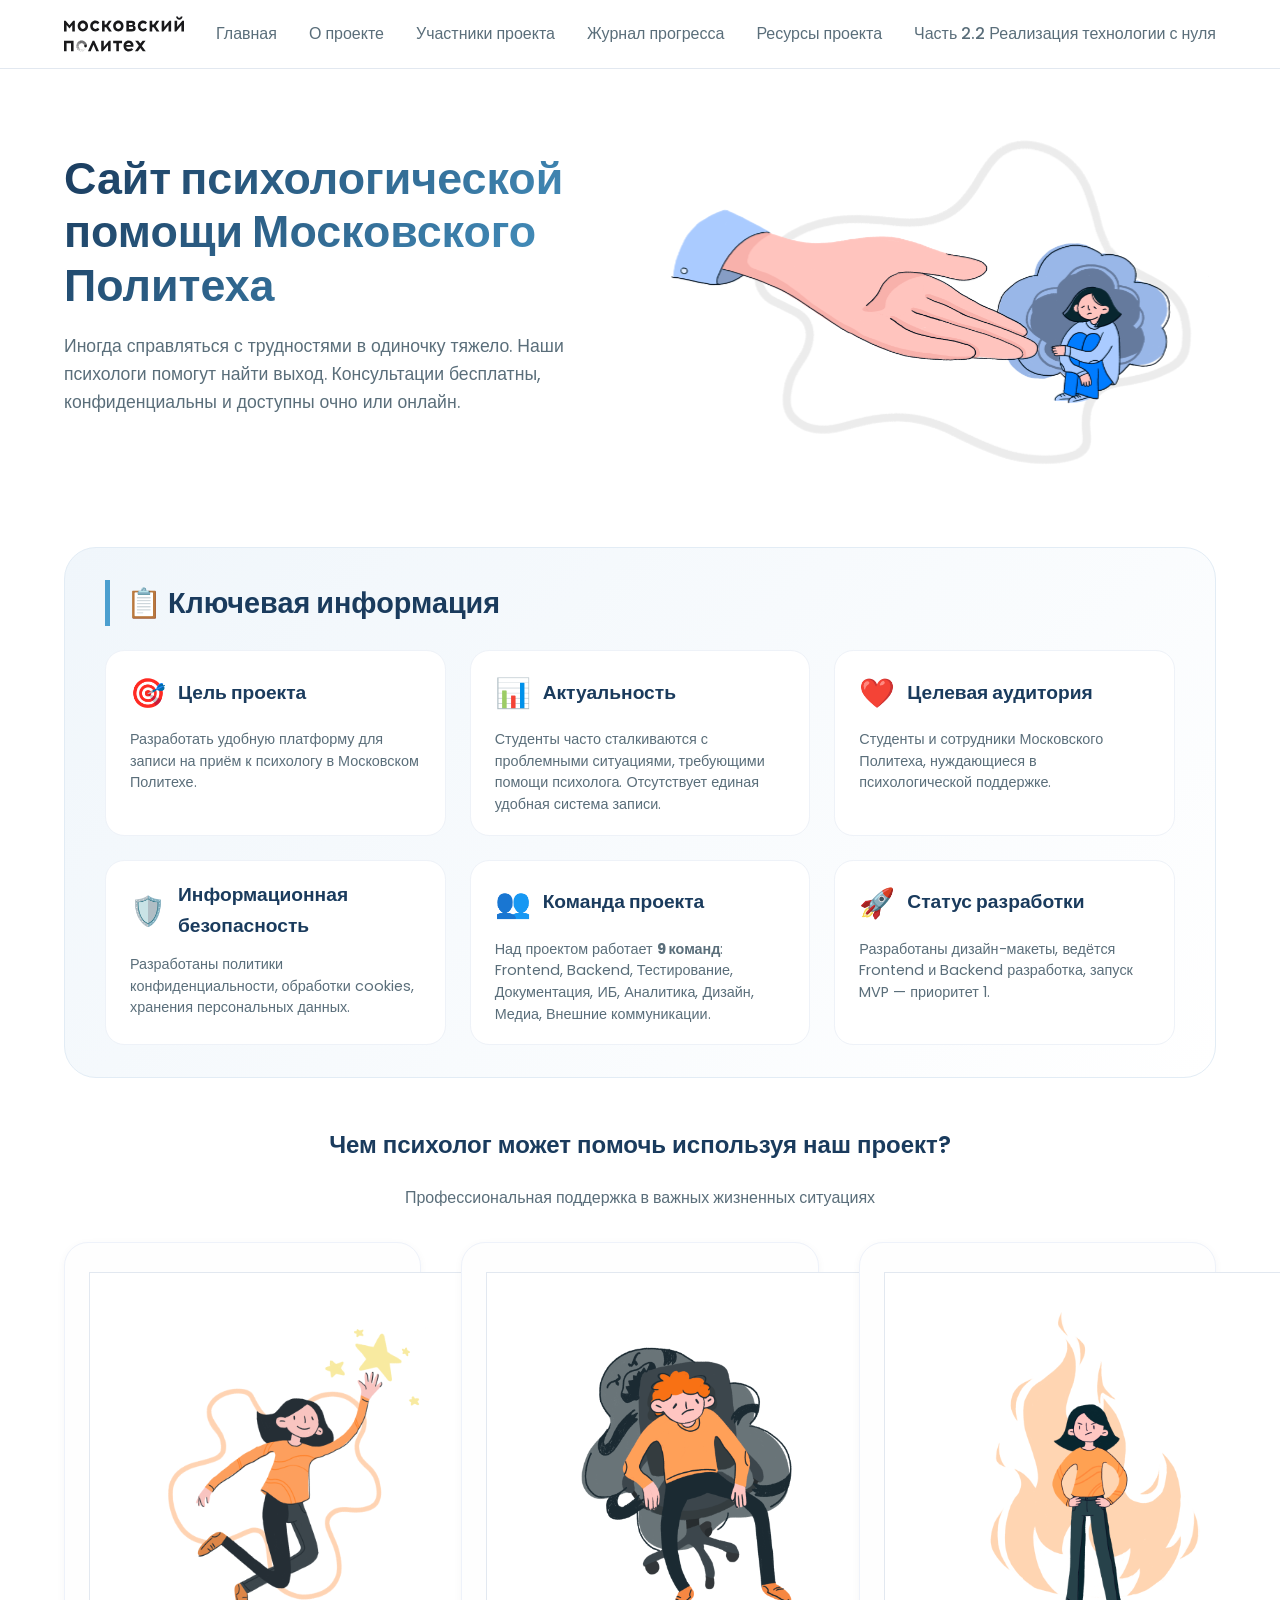
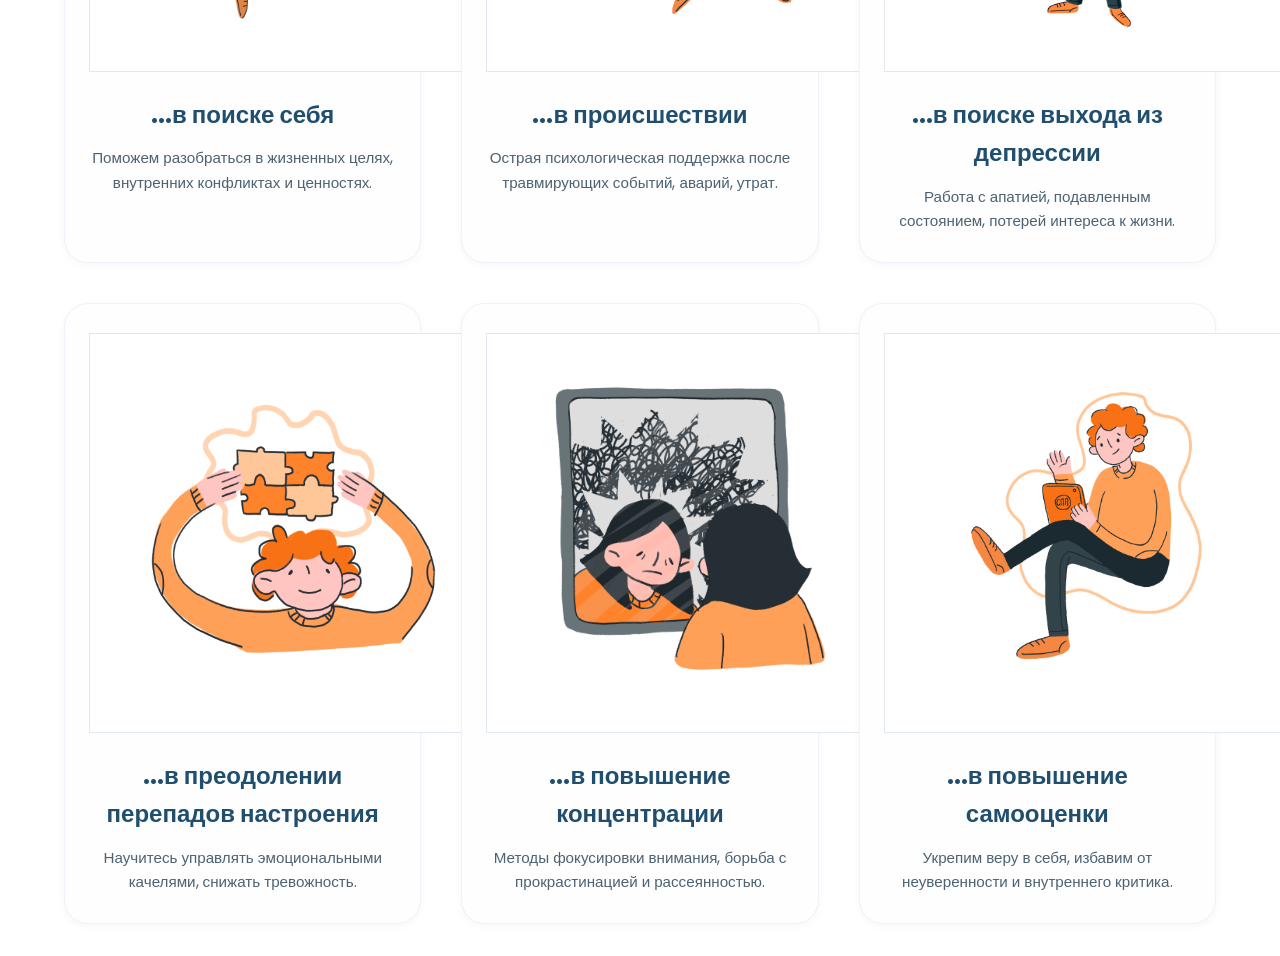
<file: site/index.html>
<!DOCTYPE html>
<html lang="ru">
<head>
    <meta charset="UTF-8" />
    <meta name="viewport" content="width=device-width, initial-scale=1.0" />
    <title>Московский Политех — Помощь психолога</title>
    <link rel="stylesheet" href="css/main.css" />
    <style>
        /* Дополнительные стили только для главной страницы */
        .hero {
            display: grid;
            grid-template-columns: 1fr 1fr;
            gap: 3rem;
            align-items: center;
            max-width: 1280px;
            margin: 0 auto;
        }

        .main-title {
            font-size: 2.8rem;
            font-weight: 800;
            line-height: 1.2;
            margin-bottom: 1.2rem;
            background: linear-gradient(135deg, var(--primary-dark), var(--primary-light));
            -webkit-background-clip: text;
            background-clip: text;
            color: transparent;
        }

        .subtitle {
            font-size: 1.1rem;
            color: var(--text-muted);
            margin-bottom: 2rem;
            max-width: 500px;
        }

        .illustration img {
            max-height: 400px;
            width: auto;
        }

        .annotation-section {
            max-width: 1280px;
            margin: 3rem auto 0;
            background: linear-gradient(135deg, #f0f6fb 0%, #ffffff 100%);
            border-radius: 2rem;
            padding: 2rem 2.5rem;
            border: 1px solid #e2ecf5;
        }

        .annotation-title {
            font-size: 1.8rem;
            font-weight: 700;
            margin-bottom: 1.5rem;
            color: var(--primary-dark);
            border-left: 5px solid var(--primary-light);
            padding-left: 1rem;
        }

        .annotation-grid {
            display: grid;
            grid-template-columns: repeat(auto-fit, minmax(280px, 1fr));
            gap: 1.5rem;
        }

        .annotation-card {
            background: #ffffff;
            border-radius: 1.2rem;
            padding: 1.2rem 1.5rem;
            border: 1px solid #eef2f8;
            transition: all 0.2s ease;
        }

            .annotation-card:hover {
                transform: translateY(-3px);
                box-shadow: var(--shadow-md);
                border-color: #cde3ef;
            }

        .annotation-card-header {
            display: flex;
            align-items: center;
            gap: 0.75rem;
            margin-bottom: 0.8rem;
        }

        .annotation-icon {
            font-size: 1.8rem;
        }

        .annotation-card-title {
            font-size: 1.2rem;
            font-weight: 700;
            color: var(--primary-dark);
        }

        .annotation-text {
            font-size: 0.9rem;
            color: var(--text-muted);
            line-height: 1.5;
        }

        .help-grid {
            display: grid;
            grid-template-columns: repeat(auto-fill, minmax(350px, 1fr));
            gap: 2.5rem;
            max-width: 1280px;
            margin: 0 auto;
        }

        .help-card {
            background: #fefefe;
            border-radius: 1.5rem;
            padding: 1.8rem 1.5rem;
            box-shadow: var(--shadow-sm);
            transition: all 0.25s ease;
            border: 1px solid #eef2fa;
            text-align: center;
        }

            .help-card:hover {
                transform: translateY(-5px);
                box-shadow: var(--shadow-hover);
            }

        .help-icon {
            width: 400px;
            height: 400px;
            margin: 0 auto 1.5rem;
            background: #ffffff;
            display: flex;
            align-items: center;
            justify-content: center;
            border: 1px solid #e2e8f0;
        }

            .help-icon img {
                max-width: 320px;
                max-height: 320px;
                object-fit: contain;
            }

        .help-card-title {
            font-size: 1.5rem;
            font-weight: 700;
            margin-bottom: 0.75rem;
            color: #1f4e6e;
        }

        .help-description {
            font-size: 0.95rem;
            color: #4d6272;
        }

        @media (max-width: 1024px) {
            .help-icon {
                width: 320px;
                height: 320px;
            }

                .help-icon img {
                    max-width: 260px;
                    max-height: 260px;
                }
        }

        @media (max-width: 768px) {
            .hero {
                grid-template-columns: 1fr;
                text-align: center;
                gap: 2rem;
            }

            .illustration {
                order: -1;
            }

            .main-title {
                font-size: 2rem;
            }

            .subtitle {
                max-width: 100%;
            }

            .annotation-section {
                padding: 1.5rem;
            }

            .annotation-title {
                font-size: 1.5rem;
            }

            .help-icon {
                width: 280px;
                height: 280px;
            }

                .help-icon img {
                    max-width: 220px;
                    max-height: 220px;
                }
        }
    </style>
</head>
<body>
    <div class="wrapper">
        <header class="container">
            <div class="logo"><img src="img/logo.svg" alt="Логотип Московский Политех" /></div>
            <nav class="main-menu">
                <ul>
                    <li><a href="index.html" class="active">Главная</a></li>
                    <li><a href="o-proekte.html">О проекте</a></li>
                    <li><a href="uchastniki.html">Участники проекта</a></li>
                    <li><a href="journal.html">Журнал прогресса</a></li>
                    <li><a href="resources.html">Ресурсы проекта</a></li>
                    <li><a href="practical.html">Часть 2.2 Реализация технологии с нуля</a></li>
                </ul>
            </nav>
        </header>

        <main class="content">
            <section class="hero">
                <div class="hero-text">
                    <h1 class="main-title">Сайт психологической помощи Московского Политеха</h1>
                    <p class="subtitle">Иногда справляться с трудностями в одиночку тяжело. Наши психологи помогут найти выход. Консультации бесплатны, конфиденциальны и доступны очно или онлайн.</p>
                </div>
                <div class="illustration"><img src="img/hand-help.svg" alt="Рука протягивает ладонь" /></div>
            </section>

            <div class="annotation-section">
                <div class="annotation-title">📋 Ключевая информация</div>
                <div class="annotation-grid">
                    <div class="annotation-card"><div class="annotation-card-header"><span class="annotation-icon">🎯</span><span class="annotation-card-title">Цель проекта</span></div><div class="annotation-text">Разработать удобную платформу для записи на приём к психологу в Московском Политехе.</div></div>
                    <div class="annotation-card"><div class="annotation-card-header"><span class="annotation-icon">📊</span><span class="annotation-card-title">Актуальность</span></div><div class="annotation-text">Студенты часто сталкиваются с проблемными ситуациями, требующими помощи психолога. Отсутствует единая удобная система записи.</div></div>
                    <div class="annotation-card"><div class="annotation-card-header"><span class="annotation-icon">❤️</span><span class="annotation-card-title">Целевая аудитория</span></div><div class="annotation-text">Студенты и сотрудники Московского Политеха, нуждающиеся в психологической поддержке.</div></div>
                    <div class="annotation-card"><div class="annotation-card-header"><span class="annotation-icon">🛡️</span><span class="annotation-card-title">Информационная безопасность</span></div><div class="annotation-text">Разработаны политики конфиденциальности, обработки cookies, хранения персональных данных.</div></div>
                    <div class="annotation-card"><div class="annotation-card-header"><span class="annotation-icon">👥</span><span class="annotation-card-title">Команда проекта</span></div><div class="annotation-text">Над проектом работает <strong>9 команд</strong>: Frontend, Backend, Тестирование, Документация, ИБ, Аналитика, Дизайн, Медиа, Внешние коммуникации.</div></div>
                    <div class="annotation-card"><div class="annotation-card-header"><span class="annotation-icon">🚀</span><span class="annotation-card-title">Статус разработки</span></div><div class="annotation-text">Разработаны дизайн-макеты, ведётся Frontend и Backend разработка, запуск MVP — приоритет 1.</div></div>
                </div>
            </div>

            <div style="max-width:1280px; margin:3rem auto 0;">
                <h2 class="section-title" style="text-align:center;">Чем психолог может помочь используя наш проект?</h2>
                <p style="text-align:center; color:var(--text-muted); margin-bottom:2rem;">Профессиональная поддержка в важных жизненных ситуациях</p>
                <div class="help-grid">
                    <div class="help-card"><div class="help-icon"><img src="img/risn1.svg" alt="Поиск себя"></div><div class="help-card-title">...в поиске себя</div><div class="help-description">Поможем разобраться в жизненных целях, внутренних конфликтах и ценностях.</div></div>
                    <div class="help-card"><div class="help-icon"><img src="img/risn2.svg" alt="Помощь в происшествии"></div><div class="help-card-title">...в происшествии</div><div class="help-description">Острая психологическая поддержка после травмирующих событий, аварий, утрат.</div></div>
                    <div class="help-card"><div class="help-icon"><img src="img/risn3.svg" alt="Выход из депрессии"></div><div class="help-card-title">...в поиске выхода из депрессии</div><div class="help-description">Работа с апатией, подавленным состоянием, потерей интереса к жизни.</div></div>
                    <div class="help-card"><div class="help-icon"><img src="img/risn4.svg" alt="Преодоление перепадов настроения"></div><div class="help-card-title">...в преодолении перепадов настроения</div><div class="help-description">Научитесь управлять эмоциональными качелями, снижать тревожность.</div></div>
                    <div class="help-card"><div class="help-icon"><img src="img/risn5.svg" alt="Повышение концентрации"></div><div class="help-card-title">...в повышение концентрации</div><div class="help-description">Методы фокусировки внимания, борьба с прокрастинацией и рассеянностью.</div></div>
                    <div class="help-card"><div class="help-icon"><img src="img/risn6.svg" alt="Повышение самооценки"></div><div class="help-card-title">...в повышение самооценки</div><div class="help-description">Укрепим веру в себя, избавим от неуверенности и внутреннего критика.</div></div>
                </div>
            </div>
        </main>
    </div>
</body>
</html>
</file>
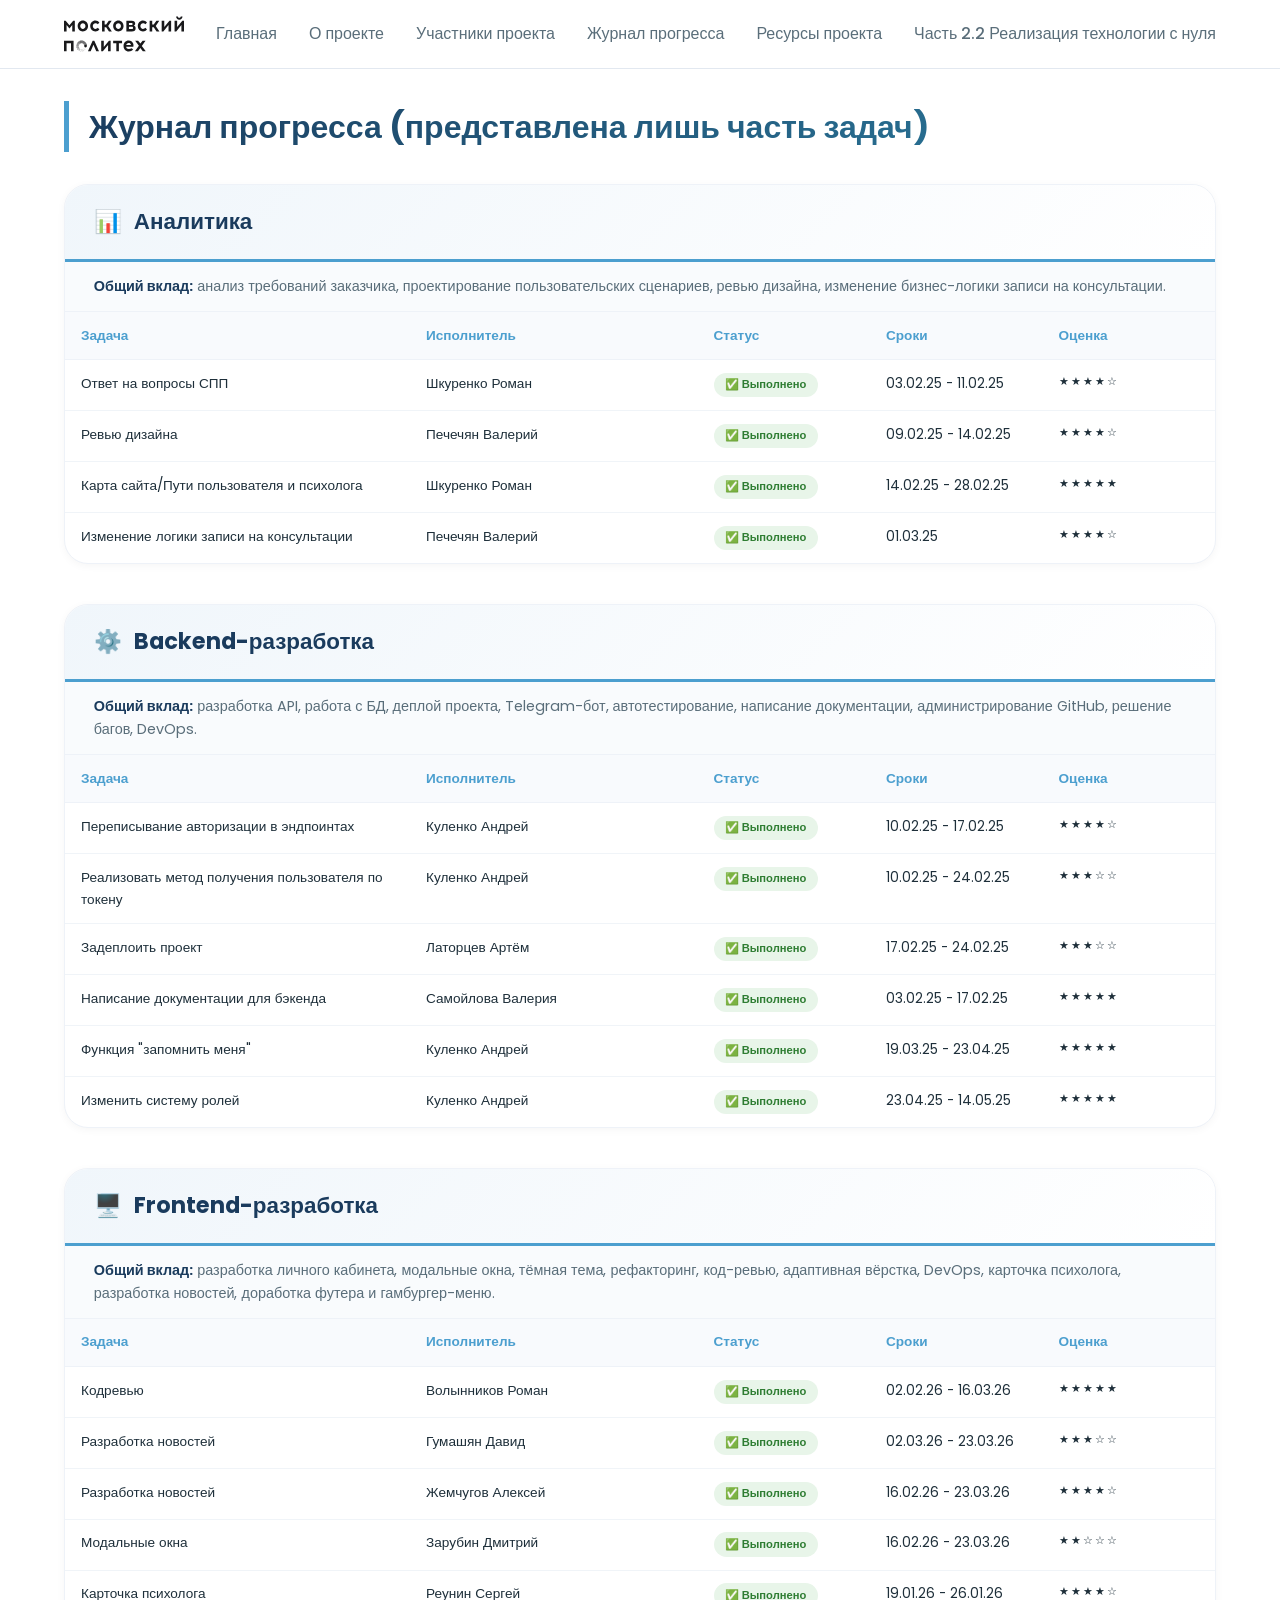
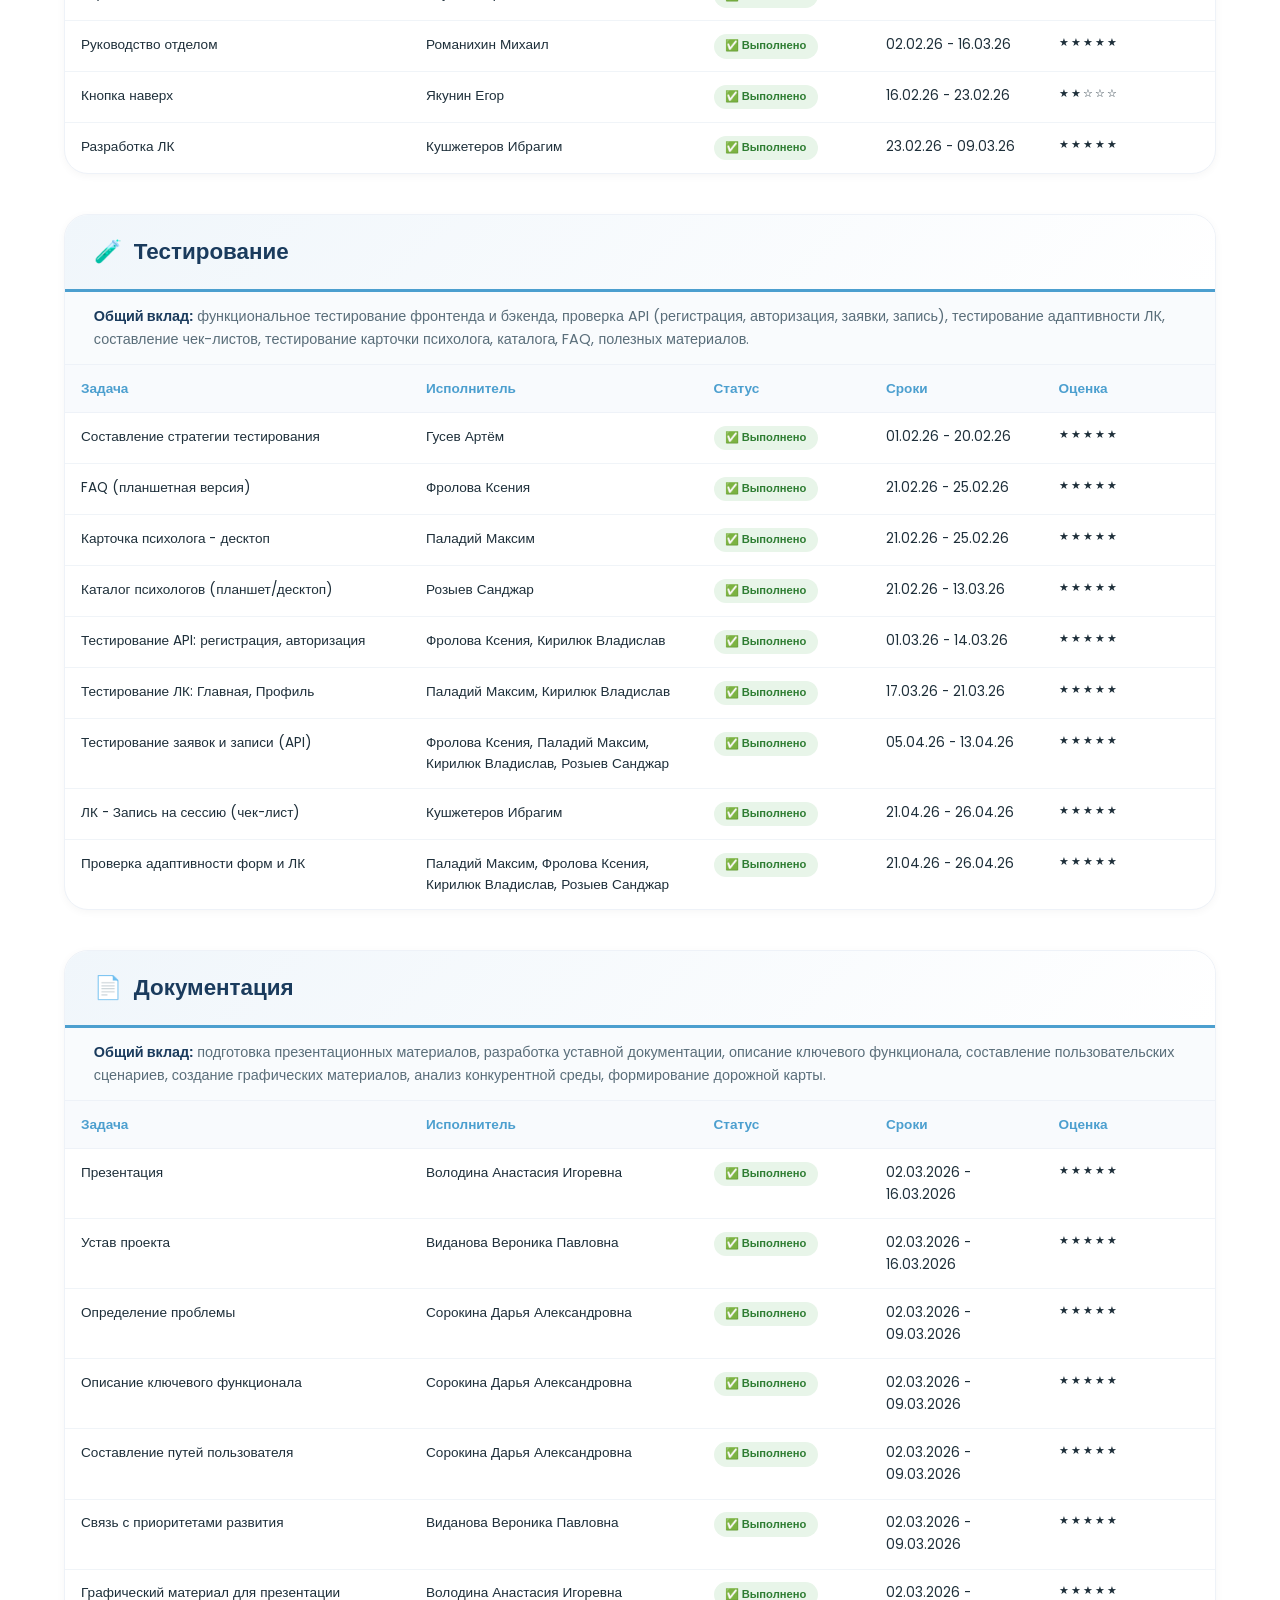
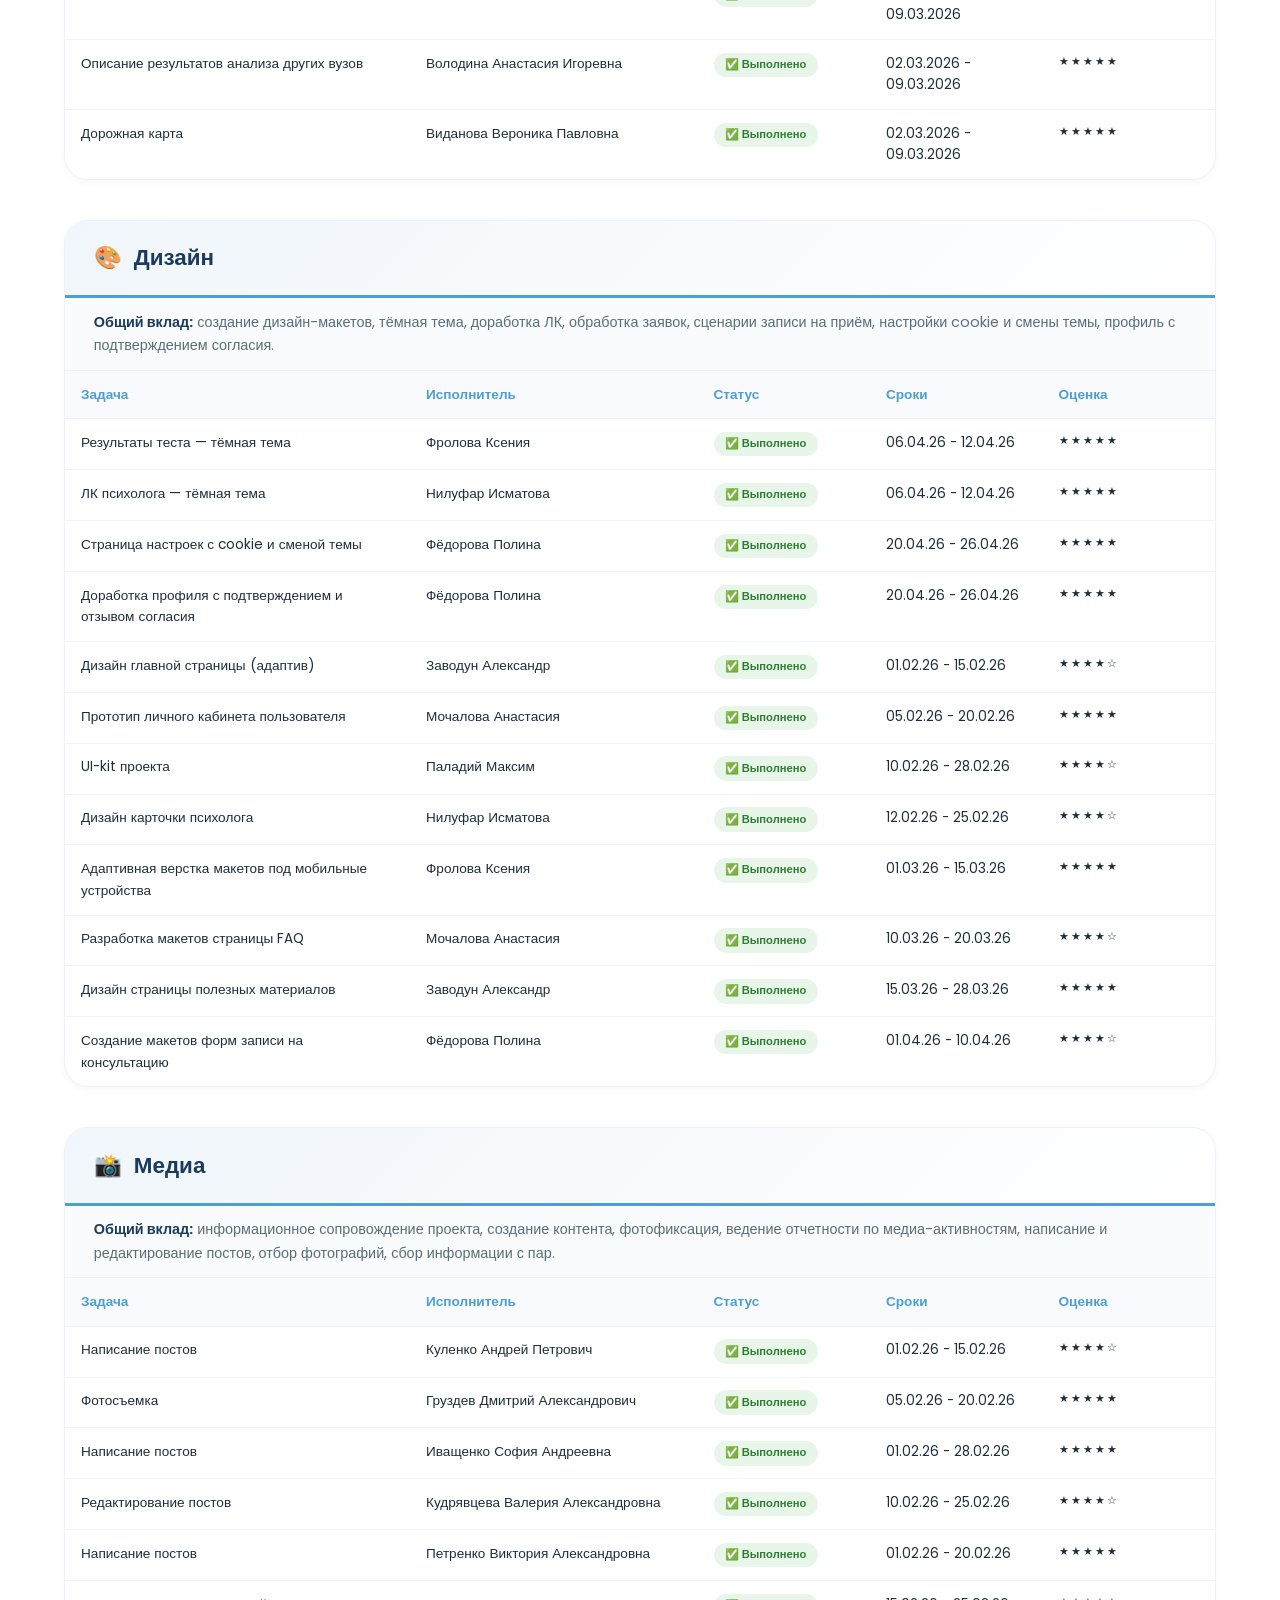
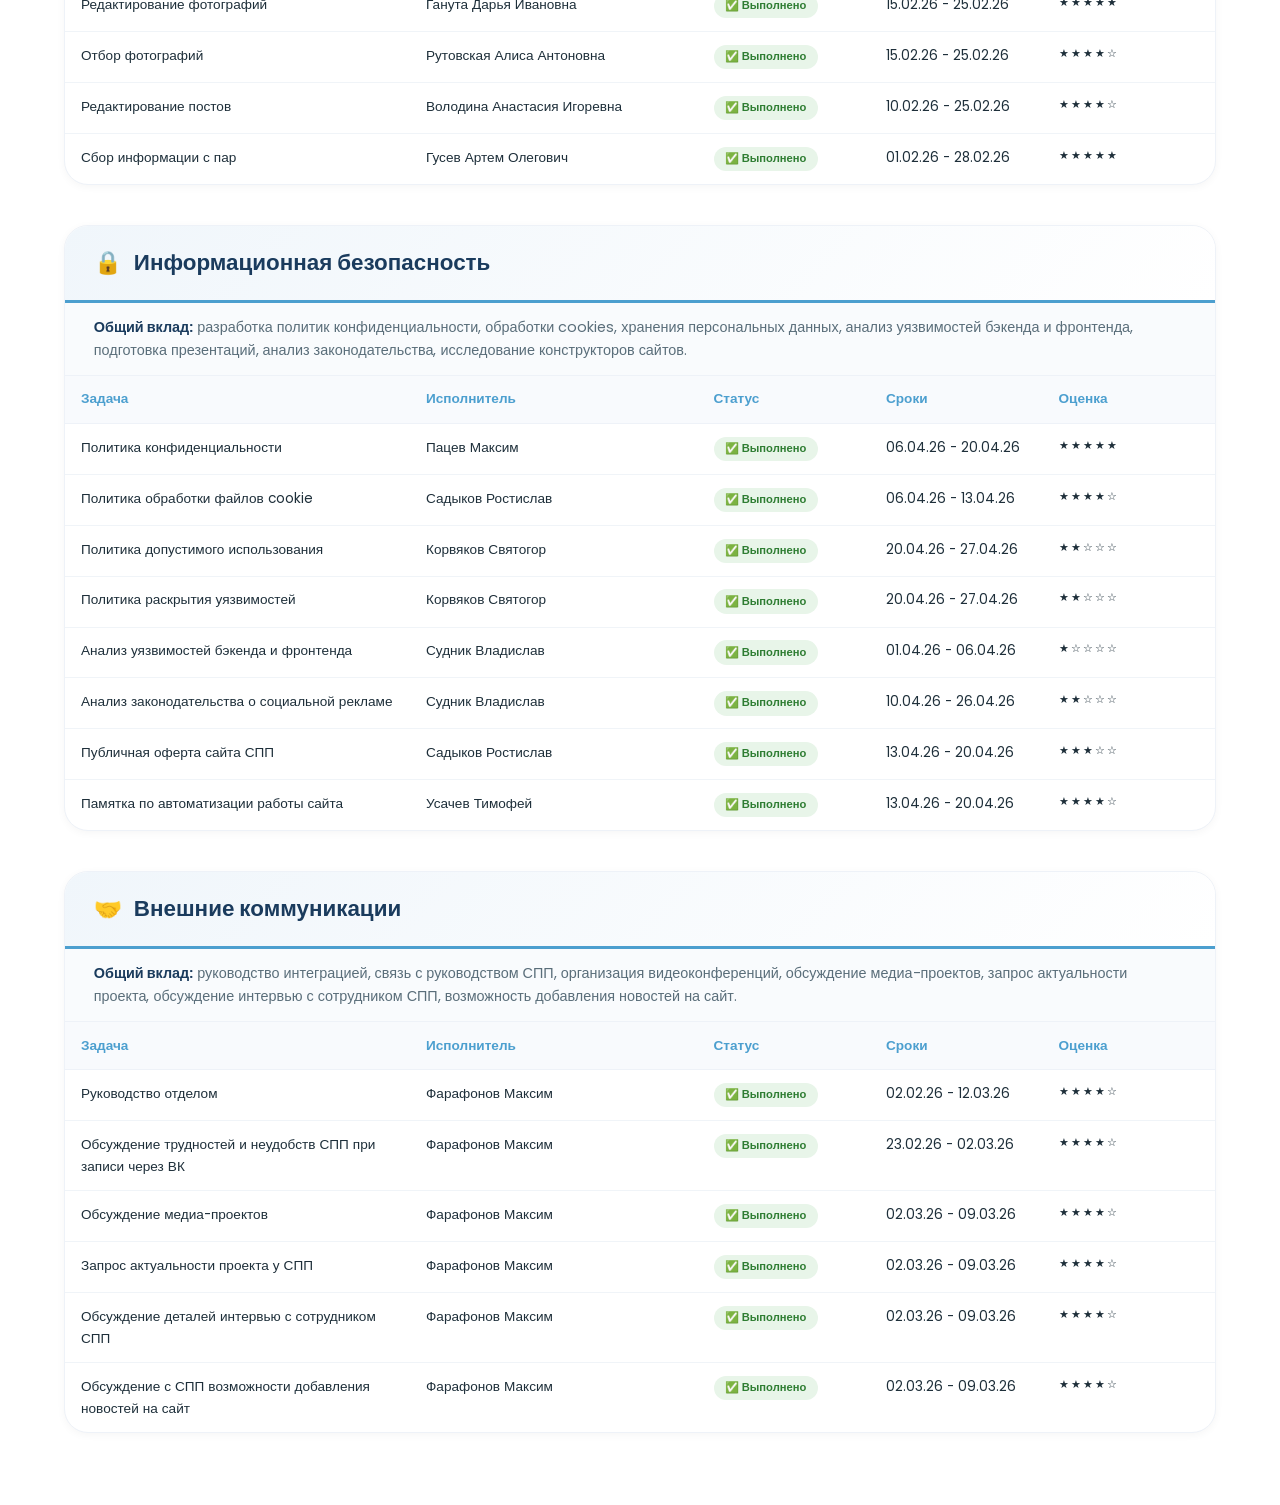
<file: site/journal.html>
<!DOCTYPE html>
<html lang="ru">
<head>
    <meta charset="UTF-8" />
    <meta name="viewport" content="width=device-width, initial-scale=1.0" />
    <title>Журнал прогресса — Московский Политех</title>
    <link rel="stylesheet" href="css/main.css" />
    <style>
        /* Стили только для страницы журнала */
        .department-section {
            margin-bottom: 2.5rem;
            background: #ffffff;
            border-radius: 1.5rem;
            border: 1px solid #eef2f8;
            overflow: hidden;
            box-shadow: var(--shadow-sm);
        }

        .department-header {
            padding: 1.2rem 1.8rem;
            background: linear-gradient(135deg, #f0f6fb, #ffffff);
            border-bottom: 3px solid var(--primary-light);
        }

        .department-title {
            font-size: 1.4rem;
            font-weight: 700;
            color: var(--primary-dark);
            display: flex;
            align-items: center;
            gap: 0.75rem;
        }

        .department-desc {
            padding: 0.8rem 1.8rem;
            background: #f9fbfd;
            border-bottom: 1px solid #eef2f8;
            font-size: 0.9rem;
            color: var(--text-muted);
        }

            .department-desc strong {
                color: var(--primary-dark);
            }

        .tasks-table {
            width: 100%;
            table-layout: fixed;
            border-collapse: collapse;
            font-size: 0.85rem;
        }

            .tasks-table th:nth-child(1) {
                width: 30%;
            }

            .tasks-table th:nth-child(2) {
                width: 25%;
            }

            .tasks-table th:nth-child(3) {
                width: 15%;
            }

            .tasks-table th:nth-child(4) {
                width: 15%;
            }

            .tasks-table th:nth-child(5) {
                width: 15%;
            }

            .tasks-table th {
                text-align: left;
                padding: 0.8rem 1rem;
                background: #f8fafd;
                color: var(--primary-light);
                font-weight: 600;
                border-bottom: 1px solid #eef2f8;
            }

            .tasks-table td {
                padding: 0.8rem 1rem;
                border-bottom: 1px solid #f0f4f8;
                color: var(--text-dark);
                vertical-align: top;
                word-wrap: break-word;
            }

            .tasks-table tr:last-child td {
                border-bottom: none;
            }

        .status-badge {
            display: inline-block;
            padding: 0.2rem 0.7rem;
            border-radius: 50px;
            font-size: 0.7rem;
            font-weight: 600;
            white-space: nowrap;
        }

        .status-done {
            background: #e8f5e9;
            color: #2e7d32;
        }

        .status-progress {
            background: #fff3e0;
            color: #ed6c02;
        }

        .rating-stars {
            color: #ffc107;
            font-size: 0.7rem;
            letter-spacing: 2px;
            white-space: nowrap;
        }

        @media (max-width: 768px) {
            .department-header {
                padding: 1rem;
            }

            .tasks-table th,
            .tasks-table td {
                padding: 0.5rem;
                font-size: 0.7rem;
            }

            .status-badge {
                white-space: normal;
                font-size: 0.6rem;
            }
        }
    </style>
</head>
<body>
    <div class="wrapper">
        <header class="container">
            <div class="logo">
                <img src="img/logo.svg" alt="Логотип Московский Политех" />
            </div>
            <nav class="main-menu">
                <ul>
                    <li><a href="index.html">Главная</a></li>
                    <li><a href="o-proekte.html">О проекте</a></li>
                    <li><a href="uchastniki.html">Участники проекта</a></li>
                    <li><a href="journal.html" class="active">Журнал прогресса</a></li>
                    <li><a href="resources.html">Ресурсы проекта</a></li>
                    <li><a href="practical.html">Часть 2.2 Реализация технологии с нуля</a></li>
                </ul>
            </nav>
        </header>

        <main class="content">
            <div class="journal-container" style="max-width: 1280px; margin: 0 auto;">
                <h1 class="page-title">Журнал прогресса (представлена лишь часть задач)</h1>

                <!-- ==================== АНАЛИТИКА ==================== -->
                <div class="department-section">
                    <div class="department-header">
                        <div class="department-title">
                            <span class="department-icon">📊</span>
                            Аналитика
                        </div>
                    </div>
                    <div class="department-desc">
                        <strong>Общий вклад:</strong> анализ требований заказчика, проектирование пользовательских сценариев, ревью дизайна, изменение бизнес-логики записи на консультации.
                    </div>
                    <table class="tasks-table">
                        <thead>
                            <tr><th>Задача</th><th>Исполнитель</th><th>Статус</th><th>Сроки</th><th>Оценка</th></tr>
                        </thead>
                        <tbody>
                            <tr><td>Ответ на вопросы СПП</td><td>Шкуренко Роман</td><td><span class="status-badge status-done">✅ Выполнено</span></td><td>03.02.25 - 11.02.25</td><td class="rating-stars">★★★★☆</td></tr>
                            <tr><td>Ревью дизайна</td><td>Печечян Валерий</td><td><span class="status-badge status-done">✅ Выполнено</span></td><td>09.02.25 - 14.02.25</td><td class="rating-stars">★★★★☆</td></tr>
                            <tr><td>Карта сайта/Пути пользователя и психолога</td><td>Шкуренко Роман</td><td><span class="status-badge status-done">✅ Выполнено</span></td><td>14.02.25 - 28.02.25</td><td class="rating-stars">★★★★★</td></tr>
                            <tr><td>Изменение логики записи на консультации</td><td>Печечян Валерий</td><td><span class="status-badge status-done">✅ Выполнено</span></td><td>01.03.25</td><td class="rating-stars">★★★★☆</td></tr>
                        </tbody>
                    </table>
                </div>

                <!-- ==================== BACKEND-РАЗРАБОТКА ==================== -->
                <div class="department-section">
                    <div class="department-header">
                        <div class="department-title">
                            <span class="department-icon">⚙️</span>
                            Backend-разработка
                        </div>
                    </div>
                    <div class="department-desc">
                        <strong>Общий вклад:</strong> разработка API, работа с БД, деплой проекта, Telegram-бот, автотестирование, написание документации, администрирование GitHub, решение багов, DevOps.
                    </div>
                    <table class="tasks-table">
                        <thead>
                            <tr><th>Задача</th><th>Исполнитель</th><th>Статус</th><th>Сроки</th><th>Оценка</th></tr>
                        </thead>
                        <tbody>
                            <tr><td>Переписывание авторизации в эндпоинтах</td><td>Куленко Андрей</td><td><span class="status-badge status-done">✅ Выполнено</span></td><td>10.02.25 - 17.02.25</td><td class="rating-stars">★★★★☆</td></tr>
                            <tr><td>Реализовать метод получения пользователя по токену</td><td>Куленко Андрей</td><td><span class="status-badge status-done">✅ Выполнено</span></td><td>10.02.25 - 24.02.25</td><td class="rating-stars">★★★☆☆</td></tr>
                            <tr><td>Задеплоить проект</td><td>Латорцев Артём</td><td><span class="status-badge status-done">✅ Выполнено</span></td><td>17.02.25 - 24.02.25</td><td class="rating-stars">★★★☆☆</td></tr>
                            <tr><td>Написание документации для бэкенда</td><td>Самойлова Валерия</td><td><span class="status-badge status-done">✅ Выполнено</span></td><td>03.02.25 - 17.02.25</td><td class="rating-stars">★★★★★</td></tr>
                            <tr><td>Функция "запомнить меня"</td><td>Куленко Андрей</td><td><span class="status-badge status-done">✅ Выполнено</span></td><td>19.03.25 - 23.04.25</td><td class="rating-stars">★★★★★</td></tr>
                            <tr><td>Изменить систему ролей</td><td>Куленко Андрей</td><td><span class="status-badge status-done">✅ Выполнено</span></td><td>23.04.25 - 14.05.25</td><td class="rating-stars">★★★★★</td></tr>
                        </tbody>
                    </table>
                </div>

                <!-- ==================== ФРОНТЕНД-РАЗРАБОТКА ==================== -->
                <div class="department-section">
                    <div class="department-header">
                        <div class="department-title">
                            <span class="department-icon">🖥️</span>
                            Frontend-разработка
                        </div>
                    </div>
                    <div class="department-desc">
                        <strong>Общий вклад:</strong> разработка личного кабинета, модальные окна, тёмная тема, рефакторинг, код-ревью, адаптивная вёрстка, DevOps, карточка психолога, разработка новостей, доработка футера и гамбургер-меню.
                    </div>
                    <table class="tasks-table">
                        <thead>
                            <tr><th>Задача</th><th>Исполнитель</th><th>Статус</th><th>Сроки</th><th>Оценка</th></tr>
                        </thead>
                        <tbody>
                            <tr><td>Кодревью</td><td>Волынников Роман</td><td><span class="status-badge status-done">✅ Выполнено</span></td><td>02.02.26 - 16.03.26</td><td class="rating-stars">★★★★★</td></tr>
                            <tr><td>Разработка новостей</td><td>Гумашян Давид</td><td><span class="status-badge status-done">✅ Выполнено</span></td><td>02.03.26 - 23.03.26</td><td class="rating-stars">★★★☆☆</td></tr>
                            <tr><td>Разработка новостей</td><td>Жемчугов Алексей</td><td><span class="status-badge status-done">✅ Выполнено</span></td><td>16.02.26 - 23.03.26</td><td class="rating-stars">★★★★☆</td></tr>
                            <tr><td>Модальные окна</td><td>Зарубин Дмитрий</td><td><span class="status-badge status-done">✅ Выполнено</span></td><td>16.02.26 - 23.03.26</td><td class="rating-stars">★★☆☆☆</td></tr>
                            <tr><td>Карточка психолога</td><td>Реунин Сергей</td><td><span class="status-badge status-done">✅ Выполнено</span></td><td>19.01.26 - 26.01.26</td><td class="rating-stars">★★★★☆</td></tr>
                            <tr><td>Руководство отделом</td><td>Романихин Михаил</td><td><span class="status-badge status-done">✅ Выполнено</span></td><td>02.02.26 - 16.03.26</td><td class="rating-stars">★★★★★</td></tr>
                            <tr><td>Кнопка наверх</td><td>Якунин Егор</td><td><span class="status-badge status-done">✅ Выполнено</span></td><td>16.02.26 - 23.02.26</td><td class="rating-stars">★★☆☆☆</td></tr>
                            <tr><td>Разработка ЛК</td><td>Кушжетеров Ибрагим</td><td><span class="status-badge status-done">✅ Выполнено</span></td><td>23.02.26 - 09.03.26</td><td class="rating-stars">★★★★★</td></tr>
                        </tbody>
                    </table>
                </div>

                <!-- ==================== ТЕСТИРОВАНИЕ ==================== -->
                <div class="department-section">
                    <div class="department-header">
                        <div class="department-title">
                            <span class="department-icon">🧪</span>
                            Тестирование
                        </div>
                    </div>
                    <div class="department-desc">
                        <strong>Общий вклад:</strong> функциональное тестирование фронтенда и бэкенда, проверка API (регистрация, авторизация, заявки, запись), тестирование адаптивности ЛК, составление чек-листов, тестирование карточки психолога, каталога, FAQ, полезных материалов.
                    </div>
                    <table class="tasks-table">
                        <thead>
                            <tr><th>Задача</th><th>Исполнитель</th><th>Статус</th><th>Сроки</th><th>Оценка</th></tr>
                        </thead>
                        <tbody>
                            <tr><td>Составление стратегии тестирования</td><td>Гусев Артём</td><td><span class="status-badge status-done">✅ Выполнено</span></td><td>01.02.26 - 20.02.26</td><td class="rating-stars">★★★★★</td></tr>
                            <tr><td>FAQ (планшетная версия)</td><td>Фролова Ксения</td><td><span class="status-badge status-done">✅ Выполнено</span></td><td>21.02.26 - 25.02.26</td><td class="rating-stars">★★★★★</td></tr>
                            <tr><td>Карточка психолога - десктоп</td><td>Паладий Максим</td><td><span class="status-badge status-done">✅ Выполнено</span></td><td>21.02.26 - 25.02.26</td><td class="rating-stars">★★★★★</td></tr>
                            <tr><td>Каталог психологов (планшет/десктоп)</td><td>Розыев Санджар</td><td><span class="status-badge status-done">✅ Выполнено</span></td><td>21.02.26 - 13.03.26</td><td class="rating-stars">★★★★★</td></tr>
                            <tr><td>Тестирование API: регистрация, авторизация</td><td>Фролова Ксения, Кирилюк Владислав</td><td><span class="status-badge status-done">✅ Выполнено</span></td><td>01.03.26 - 14.03.26</td><td class="rating-stars">★★★★★</td></tr>
                            <tr><td>Тестирование ЛК: Главная, Профиль</td><td>Паладий Максим, Кирилюк Владислав</td><td><span class="status-badge status-done">✅ Выполнено</span></td><td>17.03.26 - 21.03.26</td><td class="rating-stars">★★★★★</td></tr>
                            <tr><td>Тестирование заявок и записи (API)</td><td>Фролова Ксения, Паладий Максим, Кирилюк Владислав, Розыев Санджар</td><td><span class="status-badge status-done">✅ Выполнено</span></td><td>05.04.26 - 13.04.26</td><td class="rating-stars">★★★★★</td></tr>
                            <tr><td>ЛК - Запись на сессию (чек-лист)</td><td>Кушжетеров Ибрагим</td><td><span class="status-badge status-done">✅ Выполнено</span></td><td>21.04.26 - 26.04.26</td><td class="rating-stars">★★★★★</td></tr>
                            <tr><td>Проверка адаптивности форм и ЛК</td><td>Паладий Максим, Фролова Ксения, Кирилюк Владислав, Розыев Санджар</td><td><span class="status-badge status-done">✅ Выполнено</span></td><td>21.04.26 - 26.04.26</td><td class="rating-stars">★★★★★</td></tr>
                        </tbody>
                    </table>
                </div>

                <!-- ==================== ДОКУМЕНТАЦИЯ ==================== -->
                <div class="department-section">
                    <div class="department-header">
                        <div class="department-title">
                            <span class="department-icon">📄</span>
                            Документация
                        </div>
                    </div>
                    <div class="department-desc">
                        <strong>Общий вклад:</strong> подготовка презентационных материалов, разработка уставной документации, описание ключевого функционала, составление пользовательских сценариев, создание графических материалов, анализ конкурентной среды, формирование дорожной карты.
                    </div>
                    <table class="tasks-table">
                        <thead>
                            <tr><th>Задача</th><th>Исполнитель</th><th>Статус</th><th>Сроки</th><th>Оценка</th></tr>
                        </thead>
                        <tbody>
                            <tr><td>Презентация</td><td>Володина Анастасия Игоревна</td><td><span class="status-badge status-done">✅ Выполнено</span></td><td>02.03.2026 - 16.03.2026</td><td class="rating-stars">★★★★★</td></tr>
                            <tr><td>Устав проекта</td><td>Виданова Вероника Павловна</td><td><span class="status-badge status-done">✅ Выполнено</span></td><td>02.03.2026 - 16.03.2026</td><td class="rating-stars">★★★★★</td></tr>
                            <tr><td>Определение проблемы</td><td>Сорокина Дарья Александровна</td><td><span class="status-badge status-done">✅ Выполнено</span></td><td>02.03.2026 - 09.03.2026</td><td class="rating-stars">★★★★★</td></tr>
                            <tr><td>Описание ключевого функционала</td><td>Сорокина Дарья Александровна</td><td><span class="status-badge status-done">✅ Выполнено</span></td><td>02.03.2026 - 09.03.2026</td><td class="rating-stars">★★★★★</td></tr>
                            <tr><td>Составление путей пользователя</td><td>Сорокина Дарья Александровна</td><td><span class="status-badge status-done">✅ Выполнено</span></td><td>02.03.2026 - 09.03.2026</td><td class="rating-stars">★★★★★</td></tr>
                            <tr><td>Связь с приоритетами развития</td><td>Виданова Вероника Павловна</td><td><span class="status-badge status-done">✅ Выполнено</span></td><td>02.03.2026 - 09.03.2026</td><td class="rating-stars">★★★★★</td></tr>
                            <tr><td>Графический материал для презентации</td><td>Володина Анастасия Игоревна</td><td><span class="status-badge status-done">✅ Выполнено</span></td><td>02.03.2026 - 09.03.2026</td><td class="rating-stars">★★★★★</td></tr>
                            <tr><td>Описание результатов анализа других вузов</td><td>Володина Анастасия Игоревна</td><td><span class="status-badge status-done">✅ Выполнено</span></td><td>02.03.2026 - 09.03.2026</td><td class="rating-stars">★★★★★</td></tr>
                            <tr><td>Дорожная карта</td><td>Виданова Вероника Павловна</td><td><span class="status-badge status-done">✅ Выполнено</span></td><td>02.03.2026 - 09.03.2026</td><td class="rating-stars">★★★★★</td></tr>
                        </tbody>
                    </table>
                </div>

                <!-- ==================== ДИЗАЙН ==================== -->
                <div class="department-section">
                    <div class="department-header">
                        <div class="department-title">
                            <span class="department-icon">🎨</span>
                            Дизайн
                        </div>
                    </div>
                    <div class="department-desc">
                        <strong>Общий вклад:</strong> создание дизайн-макетов, тёмная тема, доработка ЛК, обработка заявок, сценарии записи на приём, настройки cookie и смены темы, профиль с подтверждением согласия.
                    </div>
                    <table class="tasks-table">
                        <thead>
                            <tr><th>Задача</th><th>Исполнитель</th><th>Статус</th><th>Сроки</th><th>Оценка</th></tr>
                        </thead>
                        <tbody>
                            <tr><td>Результаты теста — тёмная тема</td><td>Фролова Ксения</td><td><span class="status-badge status-done">✅ Выполнено</span></td><td>06.04.26 - 12.04.26</td><td class="rating-stars">★★★★★</td></tr>
                            <tr><td>ЛК психолога — тёмная тема</td><td>Нилуфар Исматова</td><td><span class="status-badge status-done">✅ Выполнено</span></td><td>06.04.26 - 12.04.26</td><td class="rating-stars">★★★★★</td></tr>
                            <tr><td>Страница настроек с cookie и сменой темы</td><td>Фёдорова Полина</td><td><span class="status-badge status-done">✅ Выполнено</span></td><td>20.04.26 - 26.04.26</td><td class="rating-stars">★★★★★</td></tr>
                            <tr><td>Доработка профиля с подтверждением и отзывом согласия</td><td>Фёдорова Полина</td><td><span class="status-badge status-done">✅ Выполнено</span></td><td>20.04.26 - 26.04.26</td><td class="rating-stars">★★★★★</td></tr>
                            <tr><td>Дизайн главной страницы (адаптив)</td><td>Заводун Александр</td><td><span class="status-badge status-done">✅ Выполнено</span></td><td>01.02.26 - 15.02.26</td><td class="rating-stars">★★★★☆</td></tr>
                            <tr><td>Прототип личного кабинета пользователя</td><td>Мочалова Анастасия</td><td><span class="status-badge status-done">✅ Выполнено</span></td><td>05.02.26 - 20.02.26</td><td class="rating-stars">★★★★★</td></tr>
                            <tr><td>UI-kit проекта</td><td>Паладий Максим</td><td><span class="status-badge status-done">✅ Выполнено</span></td><td>10.02.26 - 28.02.26</td><td class="rating-stars">★★★★☆</td></tr>
                            <tr><td>Дизайн карточки психолога</td><td>Нилуфар Исматова</td><td><span class="status-badge status-done">✅ Выполнено</span></td><td>12.02.26 - 25.02.26</td><td class="rating-stars">★★★★☆</td></tr>
                            <tr><td>Адаптивная верстка макетов под мобильные устройства</td><td>Фролова Ксения</td><td><span class="status-badge status-done">✅ Выполнено</span></td><td>01.03.26 - 15.03.26</td><td class="rating-stars">★★★★★</td></tr>
                            <tr><td>Разработка макетов страницы FAQ</td><td>Мочалова Анастасия</td><td><span class="status-badge status-done">✅ Выполнено</span></td><td>10.03.26 - 20.03.26</td><td class="rating-stars">★★★★☆</td></tr>
                            <tr><td>Дизайн страницы полезных материалов</td><td>Заводун Александр</td><td><span class="status-badge status-done">✅ Выполнено</span></td><td>15.03.26 - 28.03.26</td><td class="rating-stars">★★★★★</td></tr>
                            <tr><td>Создание макетов форм записи на консультацию</td><td>Фёдорова Полина</td><td><span class="status-badge status-done">✅ Выполнено</span></td><td>01.04.26 - 10.04.26</td><td class="rating-stars">★★★★☆</td></tr>
                        </tbody>
                    </table>
                </div>

                <!-- ==================== МЕДИА ==================== -->
                <div class="department-section">
                    <div class="department-header">
                        <div class="department-title">
                            <span class="department-icon">📸</span>
                            Медиа
                        </div>
                    </div>
                    <div class="department-desc">
                        <strong>Общий вклад:</strong> информационное сопровождение проекта, создание контента, фотофиксация, ведение отчетности по медиа-активностям, написание и редактирование постов, отбор фотографий, сбор информации с пар.
                    </div>
                    <table class="tasks-table">
                        <thead>
                            <tr><th>Задача</th><th>Исполнитель</th><th>Статус</th><th>Сроки</th><th>Оценка</th></tr>
                        </thead>
                        <tbody>
                            <tr><td>Написание постов</td><td>Куленко Андрей Петрович</td><td><span class="status-badge status-done">✅ Выполнено</span></td><td>01.02.26 - 15.02.26</td><td class="rating-stars">★★★★☆</td></tr>
                            <tr><td>Фотосъемка</td><td>Груздев Дмитрий Александрович</td><td><span class="status-badge status-done">✅ Выполнено</span></td><td>05.02.26 - 20.02.26</td><td class="rating-stars">★★★★★</td></tr>
                            <tr><td>Написание постов</td><td>Иващенко София Андреевна</td><td><span class="status-badge status-done">✅ Выполнено</span></td><td>01.02.26 - 28.02.26</td><td class="rating-stars">★★★★★</td></tr>
                            <tr><td>Редактирование постов</td><td>Кудрявцева Валерия Александровна</td><td><span class="status-badge status-done">✅ Выполнено</span></td><td>10.02.26 - 25.02.26</td><td class="rating-stars">★★★★☆</td></tr>
                            <tr><td>Написание постов</td><td>Петренко Виктория Александровна</td><td><span class="status-badge status-done">✅ Выполнено</span></td><td>01.02.26 - 20.02.26</td><td class="rating-stars">★★★★★</td></tr>
                            <tr><td>Редактирование фотографий</td><td>Ганута Дарья Ивановна</td><td><span class="status-badge status-done">✅ Выполнено</span></td><td>15.02.26 - 25.02.26</td><td class="rating-stars">★★★★★</td></tr>
                            <tr><td>Отбор фотографий</td><td>Рутовская Алиса Антоновна</td><td><span class="status-badge status-done">✅ Выполнено</span></td><td>15.02.26 - 25.02.26</td><td class="rating-stars">★★★★☆</td></tr>
                            <tr><td>Редактирование постов</td><td>Володина Анастасия Игоревна</td><td><span class="status-badge status-done">✅ Выполнено</span></td><td>10.02.26 - 25.02.26</td><td class="rating-stars">★★★★☆</td></tr>
                            <tr><td>Сбор информации с пар</td><td>Гусев Артем Олегович</td><td><span class="status-badge status-done">✅ Выполнено</span></td><td>01.02.26 - 28.02.26</td><td class="rating-stars">★★★★★</td></tr>
                        </tbody>
                    </table>
                </div>

                <!-- ==================== ИНФОРМАЦИОННАЯ БЕЗОПАСНОСТЬ ==================== -->
                <div class="department-section">
                    <div class="department-header">
                        <div class="department-title">
                            <span class="department-icon">🔒</span>
                            Информационная безопасность
                        </div>
                    </div>
                    <div class="department-desc">
                        <strong>Общий вклад:</strong> разработка политик конфиденциальности, обработки cookies, хранения персональных данных, анализ уязвимостей бэкенда и фронтенда, подготовка презентаций, анализ законодательства, исследование конструкторов сайтов.
                    </div>
                    <table class="tasks-table">
                        <thead>
                            <tr><th>Задача</th><th>Исполнитель</th><th>Статус</th><th>Сроки</th><th>Оценка</th></tr>
                        </thead>
                        <tbody>
                            <tr><td>Политика конфиденциальности</td><td>Пацев Максим</td><td><span class="status-badge status-done">✅ Выполнено</span></td><td>06.04.26 - 20.04.26</td><td class="rating-stars">★★★★★</td></tr>
                            <tr><td>Политика обработки файлов cookie</td><td>Садыков Ростислав</td><td><span class="status-badge status-done">✅ Выполнено</span></td><td>06.04.26 - 13.04.26</td><td class="rating-stars">★★★★☆</td></tr>
                            <tr><td>Политика допустимого использования</td><td>Корвяков Святогор</td><td><span class="status-badge status-done">✅ Выполнено</span></td><td>20.04.26 - 27.04.26</td><td class="rating-stars">★★☆☆☆</td></tr>
                            <tr><td>Политика раскрытия уязвимостей</td><td>Корвяков Святогор</td><td><span class="status-badge status-done">✅ Выполнено</span></td><td>20.04.26 - 27.04.26</td><td class="rating-stars">★★☆☆☆</td></tr>
                            <tr><td>Анализ уязвимостей бэкенда и фронтенда</td><td>Судник Владислав</td><td><span class="status-badge status-done">✅ Выполнено</span></td><td>01.04.26 - 06.04.26</td><td class="rating-stars">★☆☆☆☆</td></tr>
                            <tr><td>Анализ законодательства о социальной рекламе</td><td>Судник Владислав</td><td><span class="status-badge status-done">✅ Выполнено</span></td><td>10.04.26 - 26.04.26</td><td class="rating-stars">★★☆☆☆</td></tr>
                            <tr><td>Публичная оферта сайта СПП</td><td>Садыков Ростислав</td><td><span class="status-badge status-done">✅ Выполнено</span></td><td>13.04.26 - 20.04.26</td><td class="rating-stars">★★★☆☆</td></tr>
                            <tr><td>Памятка по автоматизации работы сайта</td><td>Усачев Тимофей</td><td><span class="status-badge status-done">✅ Выполнено</span></td><td>13.04.26 - 20.04.26</td><td class="rating-stars">★★★★☆</td></tr>
                        </tbody>
                    </table>
                </div>

                <!-- ==================== ВНЕШНИЕ КОММУНИКАЦИИ ==================== -->
                <div class="department-section">
                    <div class="department-header">
                        <div class="department-title">
                            <span class="department-icon">🤝</span>
                            Внешние коммуникации
                        </div>
                    </div>
                    <div class="department-desc">
                        <strong>Общий вклад:</strong> руководство интеграцией, связь с руководством СПП, организация видеоконференций, обсуждение медиа-проектов, запрос актуальности проекта, обсуждение интервью с сотрудником СПП, возможность добавления новостей на сайт.
                    </div>
                    <table class="tasks-table">
                        <thead>
                            <tr><th>Задача</th><th>Исполнитель</th><th>Статус</th><th>Сроки</th><th>Оценка</th></tr>
                        </thead>
                        <tbody>
                            <tr><td>Руководство отделом</td><td>Фарафонов Максим</td><td><span class="status-badge status-done">✅ Выполнено</span></td><td>02.02.26 - 12.03.26</td><td class="rating-stars">★★★★☆</td></tr>
                            <tr><td>Обсуждение трудностей и неудобств СПП при записи через ВК</td><td>Фарафонов Максим</td><td><span class="status-badge status-done">✅ Выполнено</span></td><td>23.02.26 - 02.03.26</td><td class="rating-stars">★★★★☆</td></tr>
                            <tr><td>Обсуждение медиа-проектов</td><td>Фарафонов Максим</td><td><span class="status-badge status-done">✅ Выполнено</span></td><td>02.03.26 - 09.03.26</td><td class="rating-stars">★★★★☆</td></tr>
                            <tr><td>Запрос актуальности проекта у СПП</td><td>Фарафонов Максим</td><td><span class="status-badge status-done">✅ Выполнено</span></td><td>02.03.26 - 09.03.26</td><td class="rating-stars">★★★★☆</td></tr>
                            <tr><td>Обсуждение деталей интервью с сотрудником СПП</td><td>Фарафонов Максим</td><td><span class="status-badge status-done">✅ Выполнено</span></td><td>02.03.26 - 09.03.26</td><td class="rating-stars">★★★★☆</td></tr>
                            <tr><td>Обсуждение с СПП возможности добавления новостей на сайт</td><td>Фарафонов Максим</td><td><span class="status-badge status-done">✅ Выполнено</span></td><td>02.03.26 - 09.03.26</td><td class="rating-stars">★★★★☆</td></tr>
                        </tbody>
                    </table>
                </div>
            </div>
        </main>
    </div>
</body>
</html>
</file>
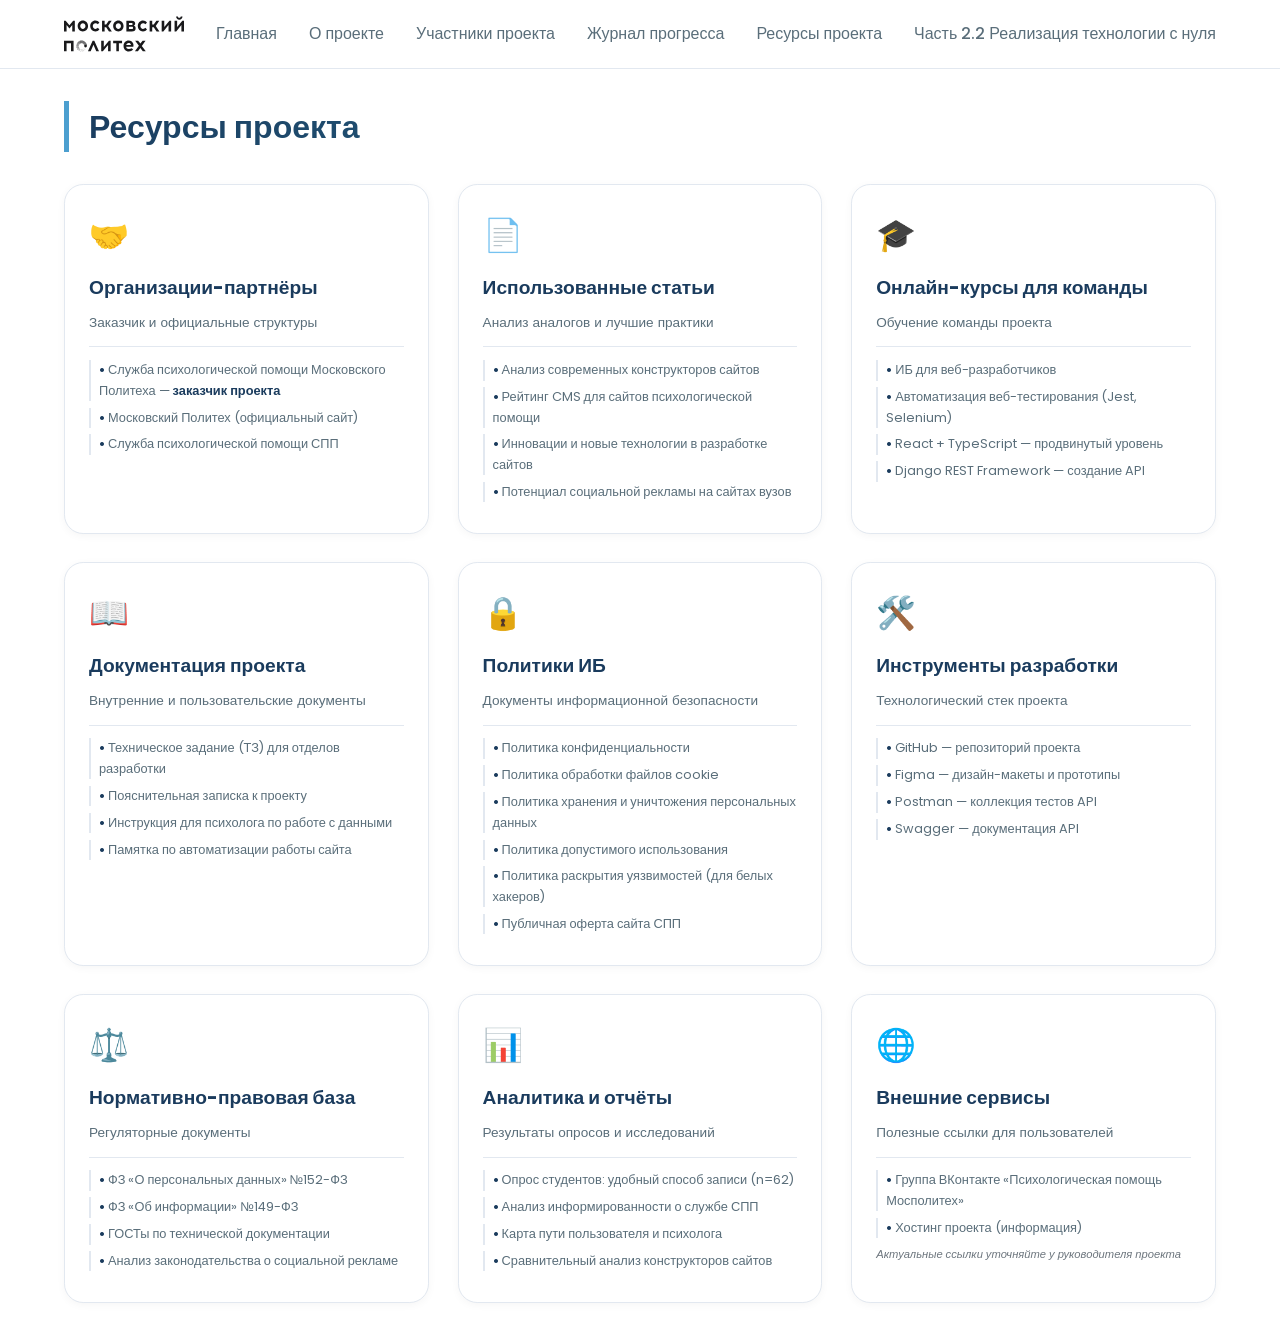
<file: site/resources.html>
<!DOCTYPE html>
<html lang="ru">
<head>
    <meta charset="UTF-8" />
    <meta name="viewport" content="width=device-width, initial-scale=1.0" />
    <title>Ресурсы проекта — Московский Политех</title>
    <link rel="stylesheet" href="css/main.css" />
    <style>
        .resources-grid {
            display: grid;
            grid-template-columns: repeat(auto-fill, minmax(320px, 1fr));
            gap: 1.8rem;
            margin-top: 1rem;
        }

        .resource-card {
            background: #fff;
            border-radius: 1.2rem;
            padding: 1.5rem;
            border: 1px solid var(--border-light);
            transition: 0.2s;
            box-shadow: var(--shadow-sm);
        }

            .resource-card:hover {
                transform: translateY(-4px);
                box-shadow: var(--shadow-hover);
                border-color: var(--primary-light);
            }

        .resource-icon {
            font-size: 2rem;
            margin-bottom: 0.8rem;
        }

        .resource-card h3 {
            font-size: 1.2rem;
            font-weight: 700;
            color: var(--primary-dark);
            margin-bottom: 0.5rem;
        }

        .resource-card p {
            font-size: 0.85rem;
            color: var(--text-muted);
            margin-bottom: 0.8rem;
        }

        .resource-divider {
            height: 1px;
            background: var(--border-light);
            margin: 0.8rem 0;
        }

        .resource-item {
            font-size: 0.8rem;
            color: var(--text-muted);
            margin-bottom: 0.4rem;
            padding-left: 0.5rem;
            border-left: 2px solid var(--border-light);
        }

            .resource-item strong {
                color: var(--primary-dark);
            }

        /* Дополнительные стили для long-list элементов */
        .resource-list {
            list-style: none;
            padding: 0;
            margin: 0;
        }

            .resource-list li {
                font-size: 0.8rem;
                color: var(--text-muted);
                margin-bottom: 0.4rem;
                padding-left: 0.5rem;
                border-left: 2px solid var(--border-light);
            }

        .subnote {
            font-size: 0.7rem;
            color: #6c757d;
            margin-top: 0.5rem;
            font-style: italic;
        }
    </style>
</head>
<body>
    <div class="wrapper">
        <header class="container">
            <div class="logo"><img src="img/logo.svg" alt="Логотип Московский Политех" /></div>
            <nav class="main-menu">
                <ul>
                    <li><a href="index.html">Главная</a></li>
                    <li><a href="o-proekte.html">О проекте</a></li>
                    <li><a href="uchastniki.html">Участники проекта</a></li>
                    <li><a href="journal.html">Журнал прогресса</a></li>
                    <li><a href="resources.html" class="active">Ресурсы проекта</a></li>
                    <li><a href="practical.html">Часть 2.2 Реализация технологии с нуля</a></li>
                </ul>
            </nav>
        </header>

        <main class="content">
            <div style="max-width:1280px; margin:0 auto;">
                <h1 class="page-title">Ресурсы проекта</h1>
                <div class="resources-grid">

                    <!-- 🤝 Организации-партнёры (расширенные данные) -->
                    <div class="resource-card">
                        <div class="resource-icon">🤝</div>
                        <h3>Организации-партнёры</h3>
                        <p>Заказчик и официальные структуры</p>
                        <div class="resource-divider"></div>
                        <div class="resource-item"><strong>•</strong> Служба психологической помощи Московского Политеха — <strong>заказчик проекта</strong></div>
                        <div class="resource-item"><strong>•</strong> Московский Политех (официальный сайт)</div>
                        <div class="resource-item"><strong>•</strong> Служба психологической помощи СПП</div>
                    </div>

                    <!-- 📄 Использованные статьи (расширенные) -->
                    <div class="resource-card">
                        <div class="resource-icon">📄</div>
                        <h3>Использованные статьи</h3>
                        <p>Анализ аналогов и лучшие практики</p>
                        <div class="resource-divider"></div>
                        <div class="resource-item"><strong>•</strong> Анализ современных конструкторов сайтов</div>
                        <div class="resource-item"><strong>•</strong> Рейтинг CMS для сайтов психологической помощи</div>
                        <div class="resource-item"><strong>•</strong> Инновации и новые технологии в разработке сайтов</div>
                        <div class="resource-item"><strong>•</strong> Потенциал социальной рекламы на сайтах вузов</div>
                    </div>

                    <!-- 🎓 Онлайн-курсы для команды (расширенные) -->
                    <div class="resource-card">
                        <div class="resource-icon">🎓</div>
                        <h3>Онлайн-курсы для команды</h3>
                        <p>Обучение команды проекта</p>
                        <div class="resource-divider"></div>
                        <div class="resource-item"><strong>•</strong> ИБ для веб-разработчиков</div>
                        <div class="resource-item"><strong>•</strong> Автоматизация веб-тестирования (Jest, Selenium)</div>
                        <div class="resource-item"><strong>•</strong> React + TypeScript — продвинутый уровень</div>
                        <div class="resource-item"><strong>•</strong> Django REST Framework — создание API</div>
                    </div>

                    <!-- 📖 Документация проекта (расширенная) -->
                    <div class="resource-card">
                        <div class="resource-icon">📖</div>
                        <h3>Документация проекта</h3>
                        <p>Внутренние и пользовательские документы</p>
                        <div class="resource-divider"></div>
                        <div class="resource-item"><strong>•</strong> Техническое задание (ТЗ) для отделов разработки</div>
                        <div class="resource-item"><strong>•</strong> Пояснительная записка к проекту</div>
                        <div class="resource-item"><strong>•</strong> Инструкция для психолога по работе с данными</div>
                        <div class="resource-item"><strong>•</strong> Памятка по автоматизации работы сайта</div>
                    </div>

                    <!-- 🔒 Политики ИБ (расширенные) -->
                    <div class="resource-card">
                        <div class="resource-icon">🔒</div>
                        <h3>Политики ИБ</h3>
                        <p>Документы информационной безопасности</p>
                        <div class="resource-divider"></div>
                        <div class="resource-item"><strong>•</strong> Политика конфиденциальности</div>
                        <div class="resource-item"><strong>•</strong> Политика обработки файлов cookie</div>
                        <div class="resource-item"><strong>•</strong> Политика хранения и уничтожения персональных данных</div>
                        <div class="resource-item"><strong>•</strong> Политика допустимого использования</div>
                        <div class="resource-item"><strong>•</strong> Политика раскрытия уязвимостей (для белых хакеров)</div>
                        <div class="resource-item"><strong>•</strong> Публичная оферта сайта СПП</div>
                    </div>

                    <!-- 🛠️ Инструменты разработки (расширенные) -->
                    <div class="resource-card">
                        <div class="resource-icon">🛠️</div>
                        <h3>Инструменты разработки</h3>
                        <p>Технологический стек проекта</p>
                        <div class="resource-divider"></div>
                        <div class="resource-item"><strong>•</strong> GitHub — репозиторий проекта</div>
                        <div class="resource-item"><strong>•</strong> Figma — дизайн-макеты и прототипы</div>
                        <div class="resource-item"><strong>•</strong> Postman — коллекция тестов API</div>
                        <div class="resource-item"><strong>•</strong> Swagger — документация API</div>
                    </div>

                    <!-- ⚖️ Нормативно-правовая база (НОВАЯ КАРТОЧКА) -->
                    <div class="resource-card">
                        <div class="resource-icon">⚖️</div>
                        <h3>Нормативно-правовая база</h3>
                        <p>Регуляторные документы</p>
                        <div class="resource-divider"></div>
                        <div class="resource-item"><strong>•</strong> ФЗ «О персональных данных» №152-ФЗ</div>
                        <div class="resource-item"><strong>•</strong> ФЗ «Об информации» №149-ФЗ</div>
                        <div class="resource-item"><strong>•</strong> ГОСТы по технической документации</div>
                        <div class="resource-item"><strong>•</strong> Анализ законодательства о социальной рекламе</div>
                    </div>

                    <!-- 📊 Аналитика и отчёты (НОВАЯ КАРТОЧКА) -->
                    <div class="resource-card">
                        <div class="resource-icon">📊</div>
                        <h3>Аналитика и отчёты</h3>
                        <p>Результаты опросов и исследований</p>
                        <div class="resource-divider"></div>
                        <div class="resource-item"><strong>•</strong> Опрос студентов: удобный способ записи (n=62)</div>
                        <div class="resource-item"><strong>•</strong> Анализ информированности о службе СПП</div>
                        <div class="resource-item"><strong>•</strong> Карта пути пользователя и психолога</div>
                        <div class="resource-item"><strong>•</strong> Сравнительный анализ конструкторов сайтов</div>
                    </div>

                    <!-- 🌐 Внешние сервисы (НОВАЯ КАРТОЧКА) -->
                    <div class="resource-card">
                        <div class="resource-icon">🌐</div>
                        <h3>Внешние сервисы</h3>
                        <p>Полезные ссылки для пользователей</p>
                        <div class="resource-divider"></div>
                        <div class="resource-item"><strong>•</strong> Группа ВКонтакте «Психологическая помощь Мосполитех»</div>
                        <div class="resource-item"><strong>•</strong> Хостинг проекта (информация)</div>
                        <div class="subnote">Актуальные ссылки уточняйте у руководителя проекта</div>
                    </div>
                </div>
            </div>
        </main>
    </div>
</body>
</html>
</file>
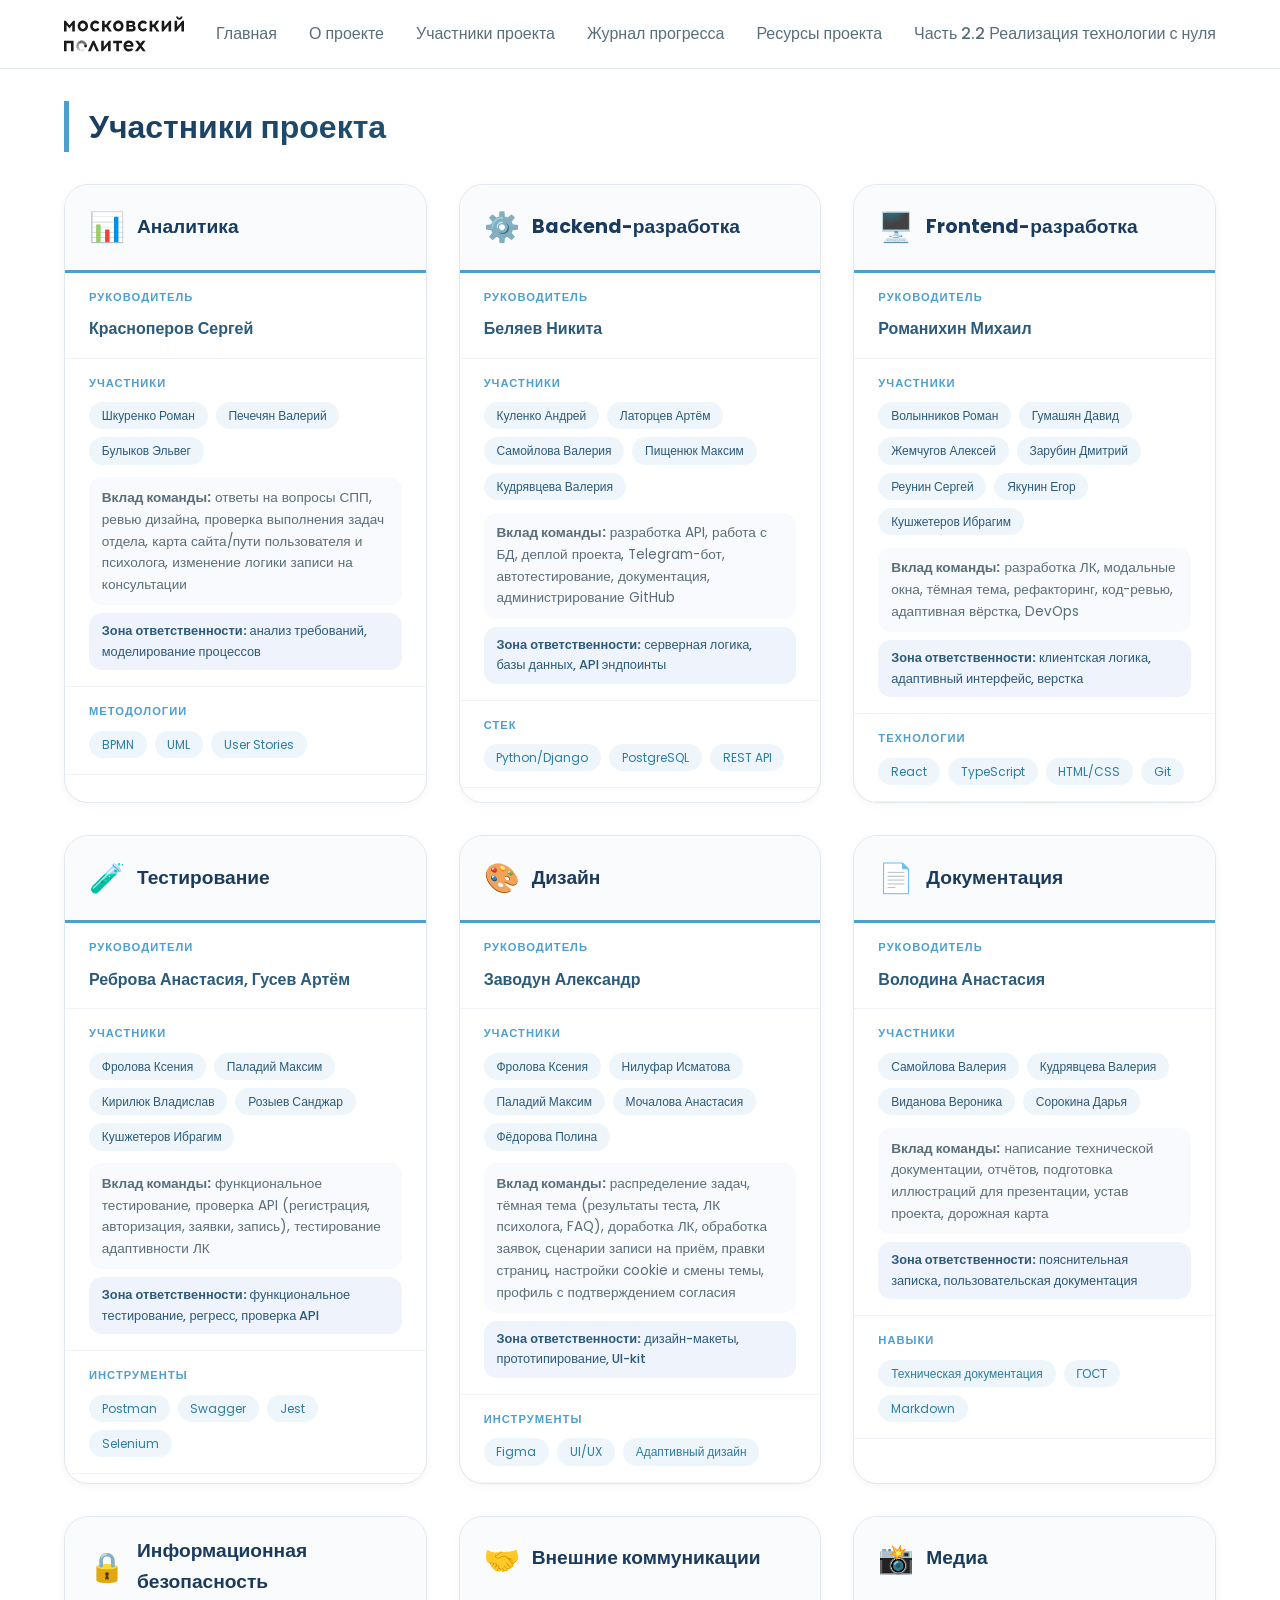
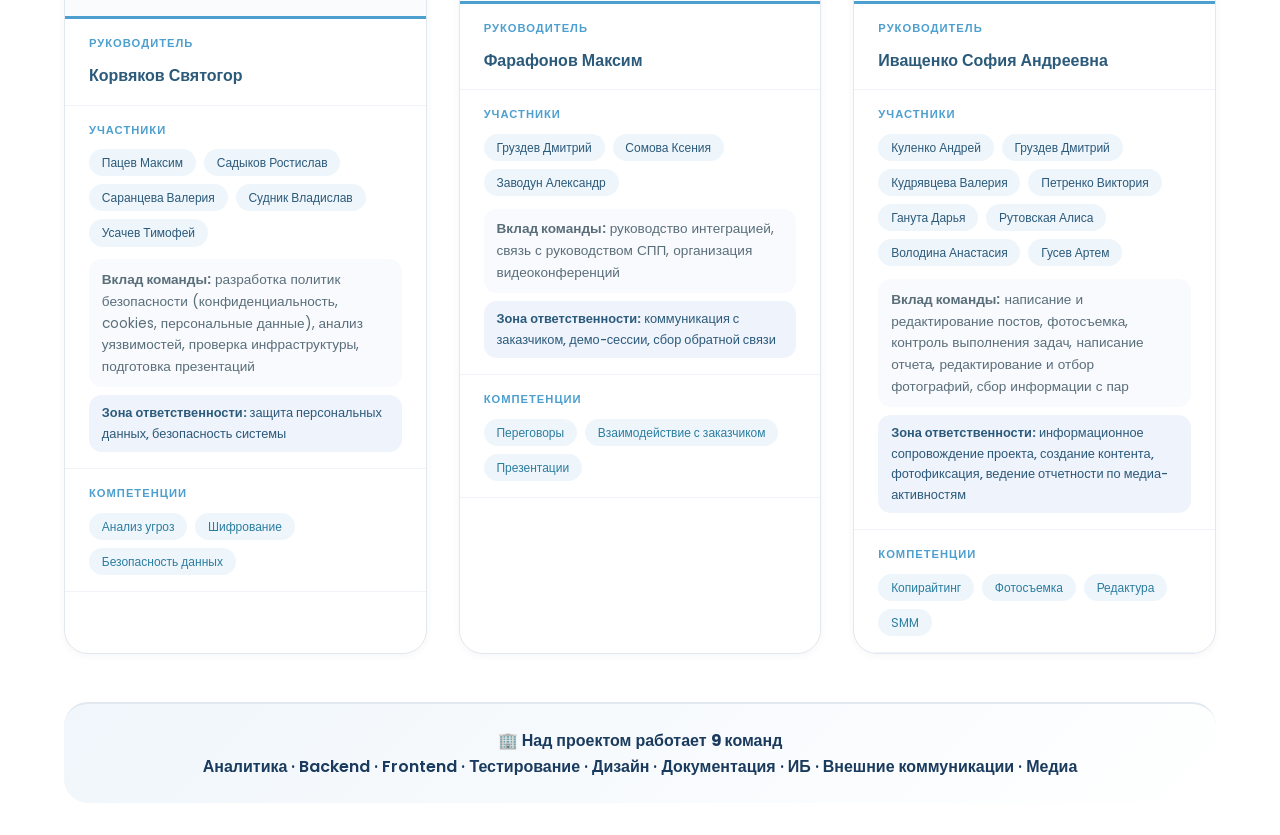
<file: site/uchastniki.html>
<!DOCTYPE html>
<html lang="ru">
<head>
    <meta charset="UTF-8" />
    <meta name="viewport" content="width=device-width, initial-scale=1.0" />
    <title>Участники проекта — Московский Политех</title>
    <link rel="stylesheet" href="css/main.css" />
    <style>
        .team-grid {
            display: grid;
            grid-template-columns: repeat(auto-fill, minmax(360px, 1fr));
            gap: 2rem;
            max-width: 1400px;
            margin: 0 auto;
        }

        .role-card {
            background: #fff;
            border-radius: 1.5rem;
            border: 1px solid var(--border-light);
            overflow: hidden;
            transition: 0.2s;
            box-shadow: var(--shadow-sm);
            height: 100%;
            display: flex;
            flex-direction: column;
        }

            .role-card:hover {
                transform: translateY(-4px);
                box-shadow: var(--shadow-hover);
                border-color: var(--primary-light);
            }

        .card-header {
            padding: 1.2rem 1.5rem;
            border-bottom: 3px solid var(--primary-light);
            background: #f9fbfd;
            display: flex;
            align-items: center;
            gap: 0.75rem;
        }

        .role-icon {
            font-size: 1.8rem;
        }

        .role-title {
            font-size: 1.2rem;
            font-weight: 700;
            color: var(--primary-dark);
        }

        .card-section {
            padding: 1rem 1.5rem;
            border-bottom: 1px solid #f0f4f8;
        }

        .section-label {
            font-size: 0.7rem;
            text-transform: uppercase;
            letter-spacing: 1px;
            font-weight: 600;
            margin-bottom: 0.6rem;
            color: var(--primary-light);
        }

        .leader-name {
            font-size: 1rem;
            font-weight: 600;
            color: #2c5a7a;
        }

        .members-list {
            display: flex;
            flex-wrap: wrap;
            gap: 0.5rem;
            margin-bottom: 0.8rem;
        }

        .member-tag {
            background: var(--primary-soft);
            padding: 0.25rem 0.8rem;
            border-radius: 30px;
            font-size: 0.75rem;
            font-weight: 500;
            color: #2c5a7a;
        }

        .contribution-text {
            font-size: 0.85rem;
            color: var(--text-muted);
            background: #f8fafd;
            padding: 0.6rem 0.8rem;
            border-radius: 0.8rem;
            margin-top: 0.5rem;
        }

        .skills-list {
            display: flex;
            flex-wrap: wrap;
            gap: 0.5rem;
        }

        .skill-tag {
            background: var(--primary-soft);
            padding: 0.25rem 0.8rem;
            border-radius: 30px;
            font-size: 0.75rem;
            color: var(--primary);
        }

        .responsibility {
            font-size: 0.8rem;
            color: #2c5a7a;
            background: #eef3fc;
            padding: 0.5rem 0.8rem;
            border-radius: 0.8rem;
            margin-top: 0.5rem;
            font-weight: 500;
        }

        .team-footer {
            margin-top: 3rem;
            text-align: center;
            font-weight: 600;
            color: var(--primary-dark);
            border-top: 2px solid var(--border-light);
            background: linear-gradient(135deg, #f0f6fb, #fff);
            border-radius: 1.5rem;
            padding: 1.5rem;
        }

        @media (max-width:768px) {
            .team-grid {
                grid-template-columns: 1fr;
                gap: 1.5rem;
            }
        }
    </style>
</head>
<body>
    <div class="wrapper">
        <header class="container">
            <div class="logo"><img src="img/logo.svg" alt="Логотип Московский Политех" /></div>
            <nav class="main-menu">
                <ul>
                    <li><a href="index.html">Главная</a></li>
                    <li><a href="o-proekte.html">О проекте</a></li>
                    <li><a href="uchastniki.html" class="active">Участники проекта</a></li>
                    <li><a href="journal.html">Журнал прогресса</a></li>
                    <li><a href="resources.html">Ресурсы проекта</a></li>
                    <li><a href="practical.html">Часть 2.2 Реализация технологии с нуля</a></li>
                </ul>
            </nav>
        </header>

        <main class="content">
            <h1 class="page-title">Участники проекта</h1>
            <div class="team-grid">
                <!-- Аналитика -->
                <div class="role-card">
                    <div class="card-header"><span class="role-icon">📊</span><span class="role-title">Аналитика</span></div>
                    <div class="card-section"><div class="section-label">Руководитель</div><div class="leader-name">Красноперов Сергей</div></div>
                    <div class="card-section"><div class="section-label">Участники</div><div class="members-list"><span class="member-tag">Шкуренко Роман</span><span class="member-tag">Печечян Валерий</span><span class="member-tag">Булыков Эльвег</span></div><div class="contribution-text"><strong>Вклад команды:</strong> ответы на вопросы СПП, ревью дизайна, проверка выполнения задач отдела, карта сайта/пути пользователя и психолога, изменение логики записи на консультации</div><div class="responsibility"><strong>Зона ответственности:</strong> анализ требований, моделирование процессов</div></div>
                    <div class="card-section"><div class="section-label">Методологии</div><div class="skills-list"><span class="skill-tag">BPMN</span><span class="skill-tag">UML</span><span class="skill-tag">User Stories</span></div></div>
                </div>

                <!-- Backend -->
                <div class="role-card">
                    <div class="card-header"><span class="role-icon">⚙️</span><span class="role-title">Backend-разработка</span></div>
                    <div class="card-section"><div class="section-label">Руководитель</div><div class="leader-name">Беляев Никита</div></div>
                    <div class="card-section"><div class="section-label">Участники</div><div class="members-list"><span class="member-tag">Куленко Андрей</span><span class="member-tag">Латорцев Артём</span><span class="member-tag">Самойлова Валерия</span><span class="member-tag">Пищенюк Максим</span><span class="member-tag">Кудрявцева Валерия</span></div><div class="contribution-text"><strong>Вклад команды:</strong> разработка API, работа с БД, деплой проекта, Telegram-бот, автотестирование, документация, администрирование GitHub</div><div class="responsibility"><strong>Зона ответственности:</strong> серверная логика, базы данных, API эндпоинты</div></div>
                    <div class="card-section"><div class="section-label">Стек</div><div class="skills-list"><span class="skill-tag">Python/Django</span><span class="skill-tag">PostgreSQL</span><span class="skill-tag">REST API</span></div></div>
                </div>

                <!-- Frontend -->
                <div class="role-card">
                    <div class="card-header"><span class="role-icon">🖥️</span><span class="role-title">Frontend-разработка</span></div>
                    <div class="card-section"><div class="section-label">Руководитель</div><div class="leader-name">Романихин Михаил</div></div>
                    <div class="card-section"><div class="section-label">Участники</div><div class="members-list"><span class="member-tag">Волынников Роман</span><span class="member-tag">Гумашян Давид</span><span class="member-tag">Жемчугов Алексей</span><span class="member-tag">Зарубин Дмитрий</span><span class="member-tag">Реунин Сергей</span><span class="member-tag">Якунин Егор</span><span class="member-tag">Кушжетеров Ибрагим</span></div><div class="contribution-text"><strong>Вклад команды:</strong> разработка ЛК, модальные окна, тёмная тема, рефакторинг, код-ревью, адаптивная вёрстка, DevOps</div><div class="responsibility"><strong>Зона ответственности:</strong> клиентская логика, адаптивный интерфейс, верстка</div></div>
                    <div class="card-section"><div class="section-label">Технологии</div><div class="skills-list"><span class="skill-tag">React</span><span class="skill-tag">TypeScript</span><span class="skill-tag">HTML/CSS</span><span class="skill-tag">Git</span></div></div>
                </div>

                <!-- Тестирование -->
                <div class="role-card">
                    <div class="card-header"><span class="role-icon">🧪</span><span class="role-title">Тестирование</span></div>
                    <div class="card-section"><div class="section-label">Руководители</div><div class="leader-name">Реброва Анастасия, Гусев Артём</div></div>
                    <div class="card-section"><div class="section-label">Участники</div><div class="members-list"><span class="member-tag">Фролова Ксения</span><span class="member-tag">Паладий Максим</span><span class="member-tag">Кирилюк Владислав</span><span class="member-tag">Розыев Санджар</span><span class="member-tag">Кушжетеров Ибрагим</span></div><div class="contribution-text"><strong>Вклад команды:</strong> функциональное тестирование, проверка API (регистрация, авторизация, заявки, запись), тестирование адаптивности ЛК</div><div class="responsibility"><strong>Зона ответственности:</strong> функциональное тестирование, регресс, проверка API</div></div>
                    <div class="card-section"><div class="section-label">Инструменты</div><div class="skills-list"><span class="skill-tag">Postman</span><span class="skill-tag">Swagger</span><span class="skill-tag">Jest</span><span class="skill-tag">Selenium</span></div></div>
                </div>

                <!-- Дизайн -->
                <div class="role-card">
                    <div class="card-header"><span class="role-icon">🎨</span><span class="role-title">Дизайн</span></div>
                    <div class="card-section"><div class="section-label">Руководитель</div><div class="leader-name">Заводун Александр</div></div>
                    <div class="card-section"><div class="section-label">Участники</div><div class="members-list"><span class="member-tag">Фролова Ксения</span><span class="member-tag">Нилуфар Исматова</span><span class="member-tag">Паладий Максим</span><span class="member-tag">Мочалова Анастасия</span><span class="member-tag">Фёдорова Полина</span></div><div class="contribution-text"><strong>Вклад команды:</strong> распределение задач, тёмная тема (результаты теста, ЛК психолога, FAQ), доработка ЛК, обработка заявок, сценарии записи на приём, правки страниц, настройки cookie и смены темы, профиль с подтверждением согласия</div><div class="responsibility"><strong>Зона ответственности:</strong> дизайн-макеты, прототипирование, UI-kit</div></div>
                    <div class="card-section"><div class="section-label">Инструменты</div><div class="skills-list"><span class="skill-tag">Figma</span><span class="skill-tag">UI/UX</span><span class="skill-tag">Адаптивный дизайн</span></div></div>
                </div>

                <!-- Документация -->
                <div class="role-card">
                    <div class="card-header"><span class="role-icon">📄</span><span class="role-title">Документация</span></div>
                    <div class="card-section"><div class="section-label">Руководитель</div><div class="leader-name">Володина Анастасия</div></div>
                    <div class="card-section"><div class="section-label">Участники</div><div class="members-list"><span class="member-tag">Самойлова Валерия</span><span class="member-tag">Кудрявцева Валерия</span><span class="member-tag">Виданова Вероника</span><span class="member-tag">Сорокина Дарья</span></div><div class="contribution-text"><strong>Вклад команды:</strong> написание технической документации, отчётов, подготовка иллюстраций для презентации, устав проекта, дорожная карта</div><div class="responsibility"><strong>Зона ответственности:</strong> пояснительная записка, пользовательская документация</div></div>
                    <div class="card-section"><div class="section-label">Навыки</div><div class="skills-list"><span class="skill-tag">Техническая документация</span><span class="skill-tag">ГОСТ</span><span class="skill-tag">Markdown</span></div></div>
                </div>

                <!-- Информационная безопасность -->
                <div class="role-card">
                    <div class="card-header"><span class="role-icon">🔒</span><span class="role-title">Информационная безопасность</span></div>
                    <div class="card-section"><div class="section-label">Руководитель</div><div class="leader-name">Корвяков Святогор</div></div>
                    <div class="card-section"><div class="section-label">Участники</div><div class="members-list"><span class="member-tag">Пацев Максим</span><span class="member-tag">Садыков Ростислав</span><span class="member-tag">Саранцева Валерия</span><span class="member-tag">Судник Владислав</span><span class="member-tag">Усачев Тимофей</span></div><div class="contribution-text"><strong>Вклад команды:</strong> разработка политик безопасности (конфиденциальность, cookies, персональные данные), анализ уязвимостей, проверка инфраструктуры, подготовка презентаций</div><div class="responsibility"><strong>Зона ответственности:</strong> защита персональных данных, безопасность системы</div></div>
                    <div class="card-section"><div class="section-label">Компетенции</div><div class="skills-list"><span class="skill-tag">Анализ угроз</span><span class="skill-tag">Шифрование</span><span class="skill-tag">Безопасность данных</span></div></div>
                </div>

                <!-- Внешние коммуникации -->
                <div class="role-card">
                    <div class="card-header"><span class="role-icon">🤝</span><span class="role-title">Внешние коммуникации</span></div>
                    <div class="card-section"><div class="section-label">Руководитель</div><div class="leader-name">Фарафонов Максим</div></div>
                    <div class="card-section"><div class="section-label">Участники</div><div class="members-list"><span class="member-tag">Груздев Дмитрий</span><span class="member-tag">Сомова Ксения</span><span class="member-tag">Заводун Александр</span></div><div class="contribution-text"><strong>Вклад команды:</strong> руководство интеграцией, связь с руководством СПП, организация видеоконференций</div><div class="responsibility"><strong>Зона ответственности:</strong> коммуникация с заказчиком, демо-сессии, сбор обратной связи</div></div>
                    <div class="card-section"><div class="section-label">Компетенции</div><div class="skills-list"><span class="skill-tag">Переговоры</span><span class="skill-tag">Взаимодействие с заказчиком</span><span class="skill-tag">Презентации</span></div></div>
                </div>

                <!-- Медиа -->
                <div class="role-card">
                    <div class="card-header"><span class="role-icon">📸</span><span class="role-title">Медиа</span></div>
                    <div class="card-section"><div class="section-label">Руководитель</div><div class="leader-name">Иващенко София Андреевна</div></div>
                    <div class="card-section"><div class="section-label">Участники</div><div class="members-list"><span class="member-tag">Куленко Андрей</span><span class="member-tag">Груздев Дмитрий</span><span class="member-tag">Кудрявцева Валерия</span><span class="member-tag">Петренко Виктория</span><span class="member-tag">Ганута Дарья</span><span class="member-tag">Рутовская Алиса</span><span class="member-tag">Володина Анастасия</span><span class="member-tag">Гусев Артем</span></div><div class="contribution-text"><strong>Вклад команды:</strong> написание и редактирование постов, фотосъемка, контроль выполнения задач, написание отчета, редактирование и отбор фотографий, сбор информации с пар</div><div class="responsibility"><strong>Зона ответственности:</strong> информационное сопровождение проекта, создание контента, фотофиксация, ведение отчетности по медиа-активностям</div></div>
                    <div class="card-section"><div class="section-label">Компетенции</div><div class="skills-list"><span class="skill-tag">Копирайтинг</span><span class="skill-tag">Фотосъемка</span><span class="skill-tag">Редактура</span><span class="skill-tag">SMM</span></div></div>
                </div>
            </div>

            <div class="team-footer">
                🏢 Над проектом работает <strong>9 команд</strong><br>
                Аналитика · Backend · Frontend · Тестирование · Дизайн · Документация · ИБ · Внешние коммуникации · Медиа
            </div>
        </main>
    </div>
</body>
</html>
</file>
<file: site/css/main.css>
@import url('https://fonts.googleapis.com/css2?family=Poppins:wght@400;500;600;700;800&display=swap');

:root {
    --primary-dark: #1a3b5d;
    --primary: #2c7da0;
    --primary-light: #4c9fcf;
    --primary-soft: #eef6fc;
    --text-dark: #1e2f3a;
    --text-muted: #5a6e7a;
    --text-light: #8a9ca8;
    --bg-white: #ffffff;
    --bg-light: #f8fafc;
    --bg-soft: #f0f4f9;
    --border-light: #e2e8f0;
    --success: #27ae60;
    --warning: #f39c12;
    --pending: #95a5a6;
    --shadow-sm: 0 2px 8px rgba(0, 0, 0, 0.04);
    --shadow-md: 0 8px 20px rgba(0, 0, 0, 0.06);
    --shadow-lg: 0 12px 28px rgba(0, 0, 0, 0.08);
    --shadow-hover: 0 20px 30px -12px rgba(44, 125, 160, 0.15);
    --radius-sm: 16px;
    --radius-md: 24px;
    --radius-lg: 32px;
}

* {
    margin: 0;
    padding: 0;
    box-sizing: border-box;
}

body {
    font-family: 'Poppins', sans-serif;
    font-weight: 400;
    background: var(--bg-white);
    color: var(--text-dark);
    line-height: 1.6;
}

a {
    text-decoration: none;
    color: inherit;
}

img {
    max-width: 100%;
    height: auto;
}

.wrapper {
    width: 100%;
    min-height: 100vh;
    display: flex;
    flex-direction: column;
}

/* ========== ШАПКА (единая для всех страниц) ========== */
header.container {
    display: flex;
    justify-content: space-between;
    align-items: center;
    padding: 1rem 5%;
    border-bottom: 1px solid var(--border-light);
    background: var(--bg-white);
    flex-wrap: wrap;
    gap: 1rem;
}

.logo {
    display: flex;
    align-items: center;
}

    .logo img {
        max-height: 60px;
        width: auto;
    }

.main-menu ul {
    display: flex;
    list-style: none;
    gap: 2rem;
    flex-wrap: wrap;
}

.main-menu a {
    font-weight: 500;
    color: var(--text-muted);
    transition: color 0.3s;
}

    .main-menu a:hover {
        color: var(--primary-light);
    }

/* ========== ОСНОВНОЙ КОНТЕНТ ========== */
.content {
    padding: 2rem 5%;
    flex: 1;
}

/* ========== ЕДИНЫЕ ЗАГОЛОВКИ ========== */
.page-title {
    font-size: 2rem;
    font-weight: 700;
    background: linear-gradient(135deg, var(--primary-dark), var(--primary));
    -webkit-background-clip: text;
    background-clip: text;
    color: transparent;
    border-left: 5px solid var(--primary-light);
    padding-left: 1.25rem;
    margin-bottom: 2rem;
}

.section-title {
    font-size: 1.5rem;
    font-weight: 600;
    color: var(--primary-dark);
    margin-bottom: 1.25rem;
}

/* ========== ЕДИНЫЕ КАРТОЧКИ ========== */
.card {
    background: var(--bg-white);
    border-radius: var(--radius-md);
    padding: 1.5rem;
    border: 1px solid var(--border-light);
    transition: all 0.2s ease;
    box-shadow: var(--shadow-sm);
}

    .card:hover {
        transform: translateY(-4px);
        box-shadow: var(--shadow-hover);
        border-color: var(--primary-light);
    }

/* ========== ЕДИНЫЕ ТЕГИ/КНОПКИ ========== */
.tag {
    background: var(--primary-soft);
    padding: 0.3rem 1rem;
    border-radius: 40px;
    font-size: 0.75rem;
    font-weight: 500;
    color: var(--primary);
    display: inline-block;
}

/* ========== СТАТУСЫ ========== */
.status-done {
    color: var(--success);
    font-weight: 500;
}

.status-progress {
    color: var(--warning);
    font-weight: 500;
}

.status-pending {
    color: var(--pending);
    font-weight: 500;
}

/* ========== АДАПТИВ ========== */
@media (max-width: 768px) {
    header.container {
        flex-direction: column;
        text-align: center;
        padding: 1rem 3%;
    }

    .main-menu ul {
        justify-content: center;
        gap: 1.2rem;
    }

    .content {
        padding: 1.5rem;
    }

    .page-title {
        font-size: 1.6rem;
    }

    .logo img {
        max-height: 50px;
    }
}
</file>
